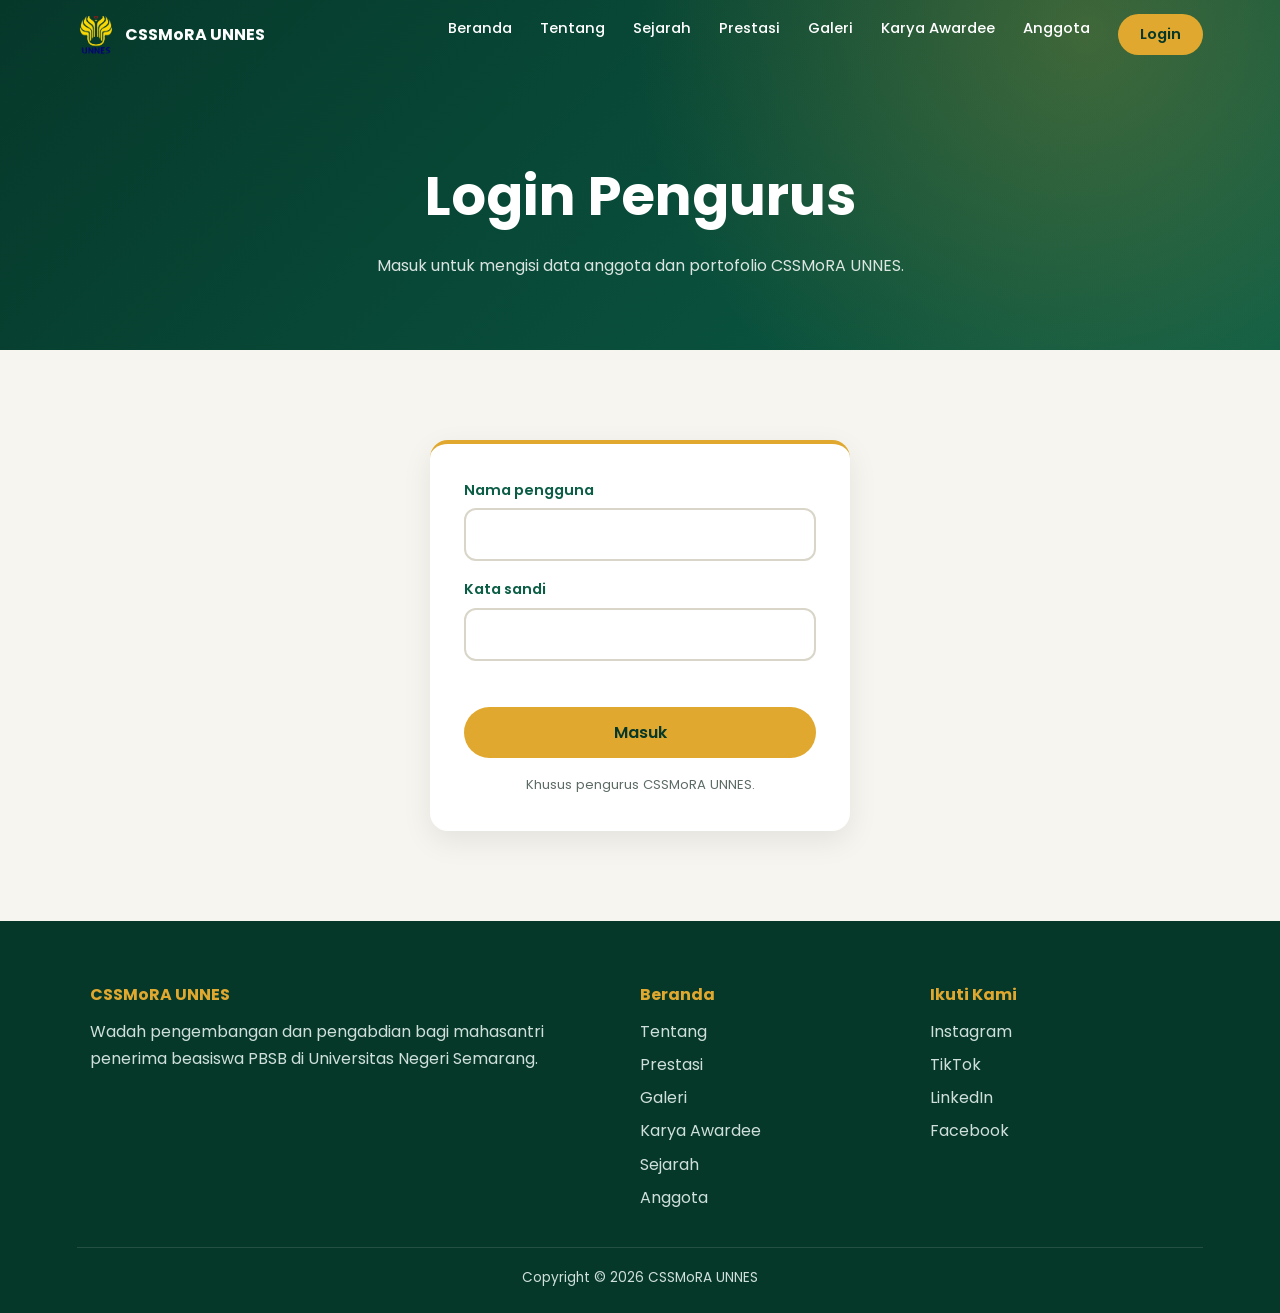
<file: admin.html>
<!doctype html>
<html lang="id">
  <head>
    <meta charset="UTF-8" />
    <meta name="theme-color" content="#06382a" />
    <meta name="viewport" content="width=device-width, initial-scale=1" />
    <title>Dasbor Pengurus — CSSMoRA UNNES</title>
    <link
      href="https://fonts.googleapis.com/css2?family=Poppins:wght@400;500;600;700;800&family=Playfair+Display:ital,wght@1,500&display=swap"
      rel="stylesheet"
    />
    <link rel="stylesheet" href="style.css" />
    <meta name="robots" content="noindex" />
    <script>
      if (sessionStorage.getItem("css_login") !== "1")
        location.replace("login.html");
    </script>
  </head>
  <body>
    <header id="nav">
      <a href="index.html" class="logo"
        ><img src="foto/logo.png" alt="Logo CSSMoRA UNNES" /> CSSMoRA UNNES</a
      >
      <button class="burger" id="burger" aria-label="Menu">☰</button>
      <nav id="menu">
        <ul>
          <li><a href="index.html">Beranda</a></li>
          <li><a href="index.html#about">Tentang</a></li>
          <li><a href="sejarah.html">Sejarah</a></li>
          <li><a href="prestasi.html">Prestasi</a></li>
          <li><a href="galeri.html">Galeri</a></li>
          <li><a href="karya.html">Karya Awardee</a></li>
          <li><a href="anggota.html">Anggota</a></li>
          <li><a href="login.html" class="nav-login">Login</a></li>
        </ul>
      </nav>
    </header>
    <section class="sub">
      <h1>Dasbor Pengurus</h1>
      <p>
        Isi data anggota, prestasi, dan karya. Hasilnya diunduh lalu dipasang di
        situs.
      </p>
    </section>
    <section>
      <div class="container">
        <div class="adm-bar">
          <span class="adm-status" id="adm-status"></span>
          <span class="adm-aksi">
            <button class="btn" id="btn-unduh-semua" type="button">
              Unduh data untuk situs
            </button>
            <button class="btn-k" id="btn-keluar" type="button">Keluar</button>
          </span>
        </div>
        <div class="filters" id="adm-tabs">
          <button class="tab on" data-tab="anggota" type="button">
            Anggota
          </button>
          <button class="tab" data-tab="prestasi" type="button">
            Prestasi
          </button>
          <button class="tab" data-tab="karya" type="button">Karya</button>
          <button class="tab" data-tab="galeri" type="button">Galeri</button>
        </div>
        <div class="adm-grid">
          <div class="adm-panel">
            <h3 id="adm-judul-form"></h3>
            <form id="adm-form" autocomplete="off"></form>
          </div>
          <div class="adm-panel">
            <h3>Daftar <span id="adm-jml"></span></h3>
            <div id="adm-list" class="adm-list"></div>
          </div>
        </div>
        <div class="adm-info">
          <h3>Cara menayangkan data di situs</h3>
          <ol>
            <li>
              Isi form lalu klik <b>Simpan</b>. Data tersimpan di peramban ini
              saja (belum tampil di situs).
            </li>
            <li>
              Klik <b>Unduh data untuk situs</b>. Akan terunduh
              <code>data-anggota.js</code>, <code>data-prestasi.js</code>,
              <code>data-karya.js</code>, dan <code>data-galeri.js</code>.
            </li>
            <li>
              Ganti file-file tersebut di folder situs, lalu unggah ulang ke
              hosting. Halaman Anggota, Prestasi, Galeri, dan Karya langsung
              memakai data baru.
            </li>
          </ol>
          <p class="adm-cat">
            Catatan: data hanya ada di peramban ini sampai diunduh. Jika
            berganti perangkat, unduh dulu atau gunakan satu perangkat yang
            sama. Tombol Login bukan pengamanan sungguhan karena situs ini tidak
            punya server.
          </p>
          <p>
            <button class="btn-k" id="btn-unduh-anggota" type="button">
              Unduh data-anggota.js
            </button>
            <button class="btn-k" id="btn-unduh-prestasi" type="button">
              Unduh data-prestasi.js
            </button>
            <button class="btn-k" id="btn-unduh-karya" type="button">
              Unduh data-karya.js
            </button>
            <button class="btn-k" id="btn-unduh-galeri" type="button">
              Unduh data-galeri.js
            </button>
            <button class="btn-k merah" id="btn-reset" type="button">
              Kembalikan ke data situs
            </button>
          </p>
        </div>
      </div>
    </section>
    <datalist id="dl-nama"></datalist>
    <div class="toast" id="toast" role="status"></div>
    <footer>
      <div class="foot">
        <div>
          <h4>CSSMoRA UNNES</h4>
          <p>
            Wadah pengembangan dan pengabdian bagi mahasantri penerima beasiswa
            PBSB di Universitas Negeri Semarang.
          </p>
        </div>
        <div>
          <h4>Beranda</h4>
          <ul>
            <li><a href="index.html#about">Tentang</a></li>
            <li><a href="prestasi.html">Prestasi</a></li>
            <li><a href="galeri.html">Galeri</a></li>
            <li><a href="karya.html">Karya Awardee</a></li>
            <li><a href="sejarah.html">Sejarah</a></li>
            <li></li>
            <a href="anggota.html">Anggota</a>
          </ul>
        </div>
        <div>
          <h4>Ikuti Kami</h4>
          <ul>
            <li><a href="#">Instagram</a></li>
            <li><a href="#">TikTok</a></li>
            <li><a href="#">LinkedIn</a></li>
            <li><a href="#">Facebook</a></li>
          </ul>
        </div>
      </div>
      <div class="copy">Copyright © 2026 CSSMoRA UNNES</div>
    </footer>
    <script src="data-anggota.js"></script>
    <script src="data-prestasi.js"></script>
    <script src="data-karya.js"></script>
    <script src="data-galeri.js"></script>
    <script src="script.js"></script>
    <script src="admin.js"></script>
  </body>
</html>
</file>
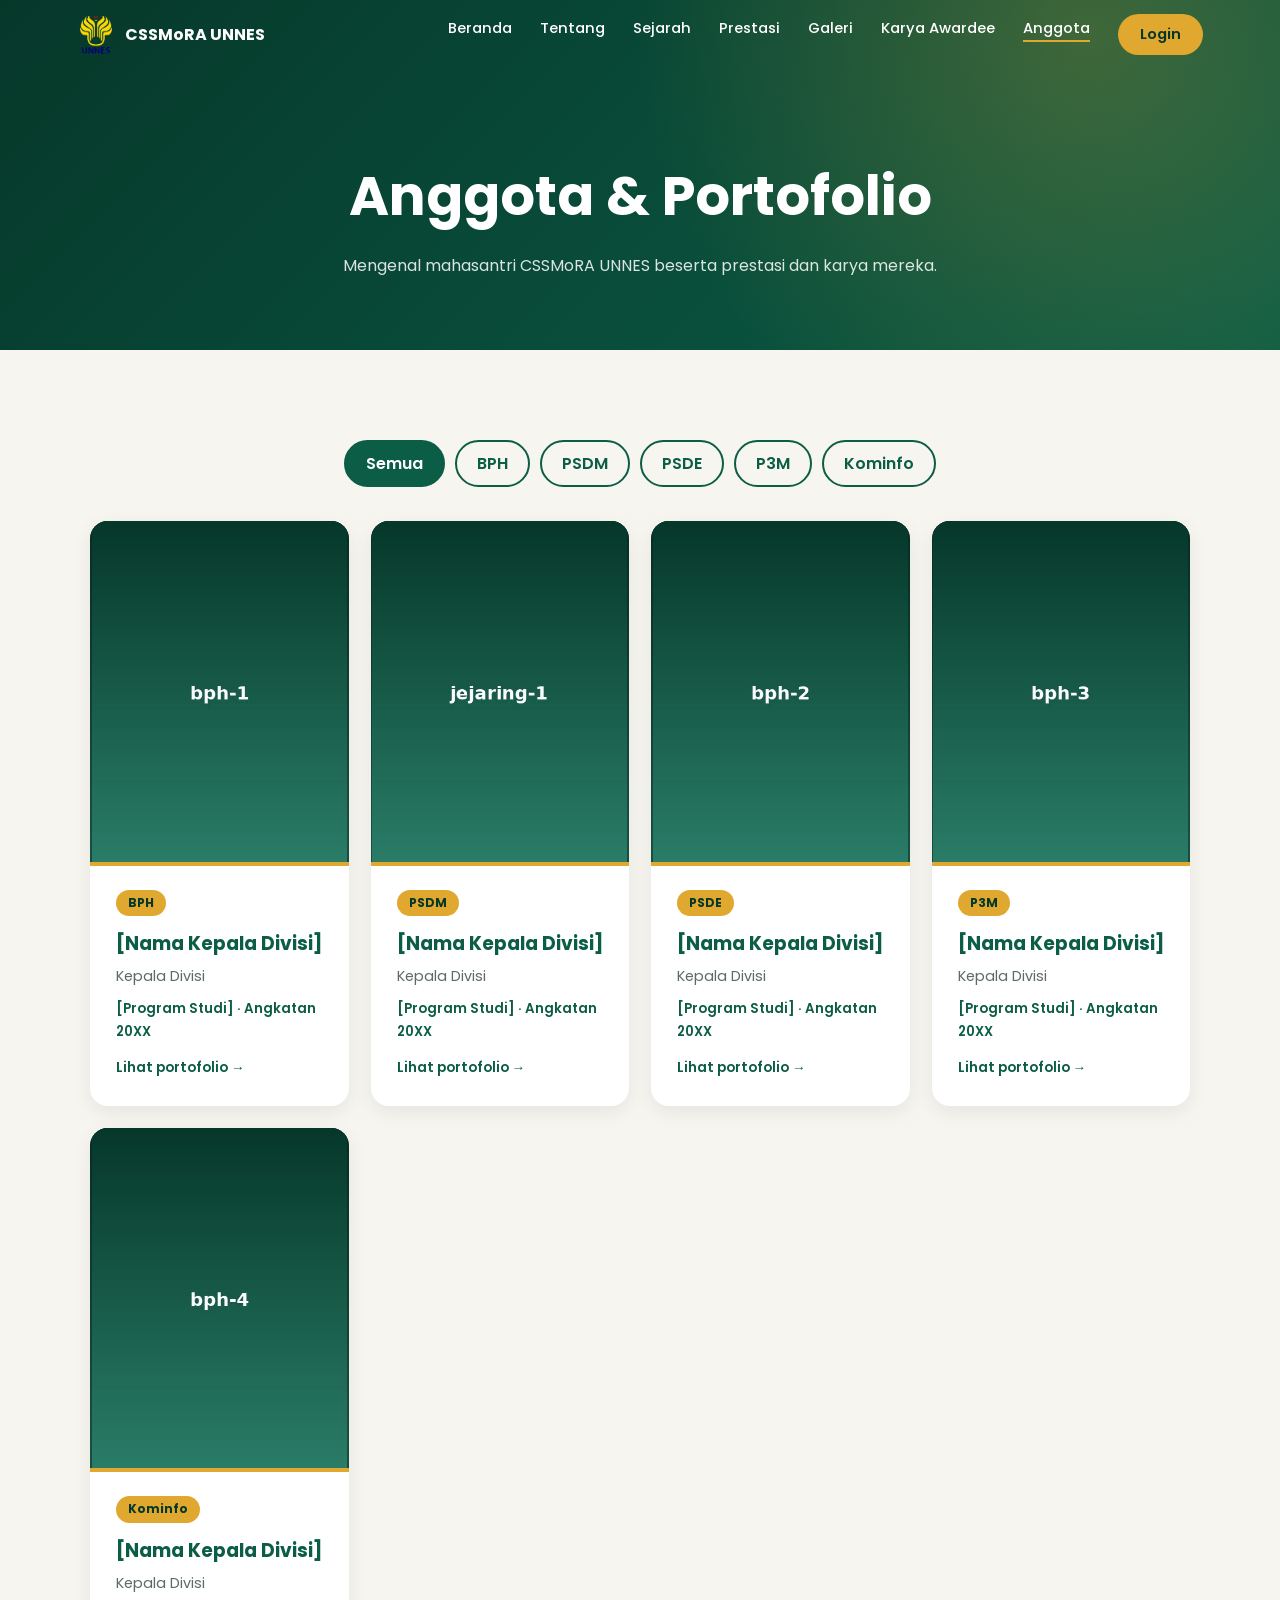
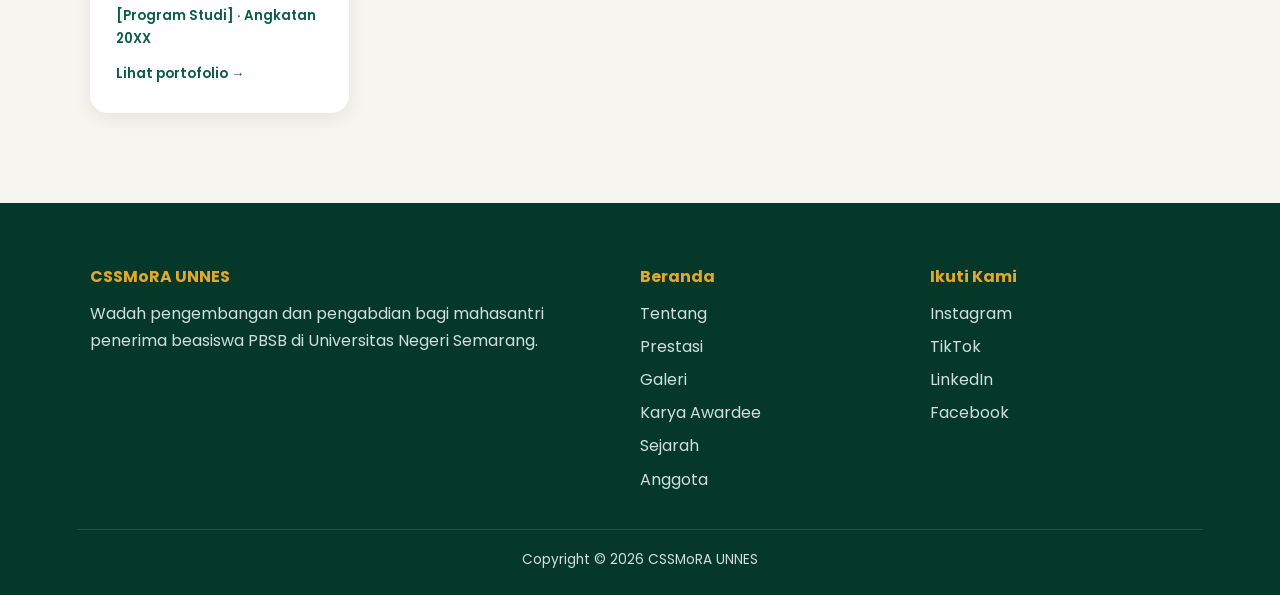
<file: anggota.html>
<!doctype html>
<html lang="id">
  <head>
    <meta charset="UTF-8" />
    <meta name="theme-color" content="#06382a" />
    <meta name="viewport" content="width=device-width, initial-scale=1" />
    <title>Anggota & Portofolio — CSSMoRA UNNES</title>
    <link
      href="https://fonts.googleapis.com/css2?family=Poppins:wght@400;500;600;700;800&family=Playfair+Display:ital,wght@1,500&display=swap"
      rel="stylesheet"
    />
    <link rel="stylesheet" href="style.css" />
  </head>
  <body>
    <header id="nav">
      <a href="index.html" class="logo"
        ><img src="foto/logo.png" alt="Logo CSSMoRA UNNES" /> CSSMoRA UNNES</a
      >
      <button class="burger" id="burger" aria-label="Menu">☰</button>
      <nav id="menu">
        <ul>
          <li><a href="index.html">Beranda</a></li>
          <li><a href="index.html#about">Tentang</a></li>
          <li><a href="sejarah.html">Sejarah</a></li>
          <li><a href="prestasi.html">Prestasi</a></li>
          <li><a href="galeri.html">Galeri</a></li>
          <li><a href="karya.html">Karya Awardee</a></li>
          <li><a href="anggota.html">Anggota</a></li>
          <li><a href="login.html" class="nav-login">Login</a></li>
        </ul>
      </nav>
    </header>
    <section class="sub">
      <h1>Anggota &amp; Portofolio</h1>
      <p>
        Mengenal mahasantri CSSMoRA UNNES beserta prestasi dan karya mereka.
      </p>
    </section>
    <section>
      <div class="container">
        <div class="filters rv" id="filter-anggota">
          <button class="flt on" data-f="all">Semua</button>
        </div>
        <div class="cards cards-anggota" id="daftar-anggota"></div>
      </div>
    </section>
    <footer>
      <div class="foot">
        <div>
          <h4>CSSMoRA UNNES</h4>
          <p>
            Wadah pengembangan dan pengabdian bagi mahasantri penerima beasiswa
            PBSB di Universitas Negeri Semarang.
          </p>
        </div>
        <div>
          <h4>Beranda</h4>
          <ul>
            <li><a href="index.html#about">Tentang</a></li>
            <li><a href="prestasi.html">Prestasi</a></li>
            <li><a href="galeri.html">Galeri</a></li>
            <li><a href="karya.html">Karya Awardee</a></li>
            <li><a href="sejarah.html">Sejarah</a></li>
            <li></li>
            <a href="anggota.html">Anggota</a>
          </ul>
        </div>
        <div>
          <h4>Ikuti Kami</h4>
          <ul>
            <li><a href="#">Instagram</a></li>
            <li><a href="#">TikTok</a></li>
            <li><a href="#">LinkedIn</a></li>
            <li><a href="#">Facebook</a></li>
          </ul>
        </div>
      </div>
      <div class="copy">Copyright © 2026 CSSMoRA UNNES</div>
    </footer>
    <div
      class="mdl"
      id="mdl-a"
      role="dialog"
      aria-modal="true"
      aria-label="Profil anggota"
    >
      <div class="mdl-box">
        <button class="mdl-x" aria-label="Tutup">✕</button>
        <div class="mdl-c"></div>
      </div>
    </div>
    <script src="data-anggota.js"></script>
    <script src="data-prestasi.js"></script>
    <script src="data-karya.js"></script>
    <script src="script.js"></script>
  </body>
</html>
</file>
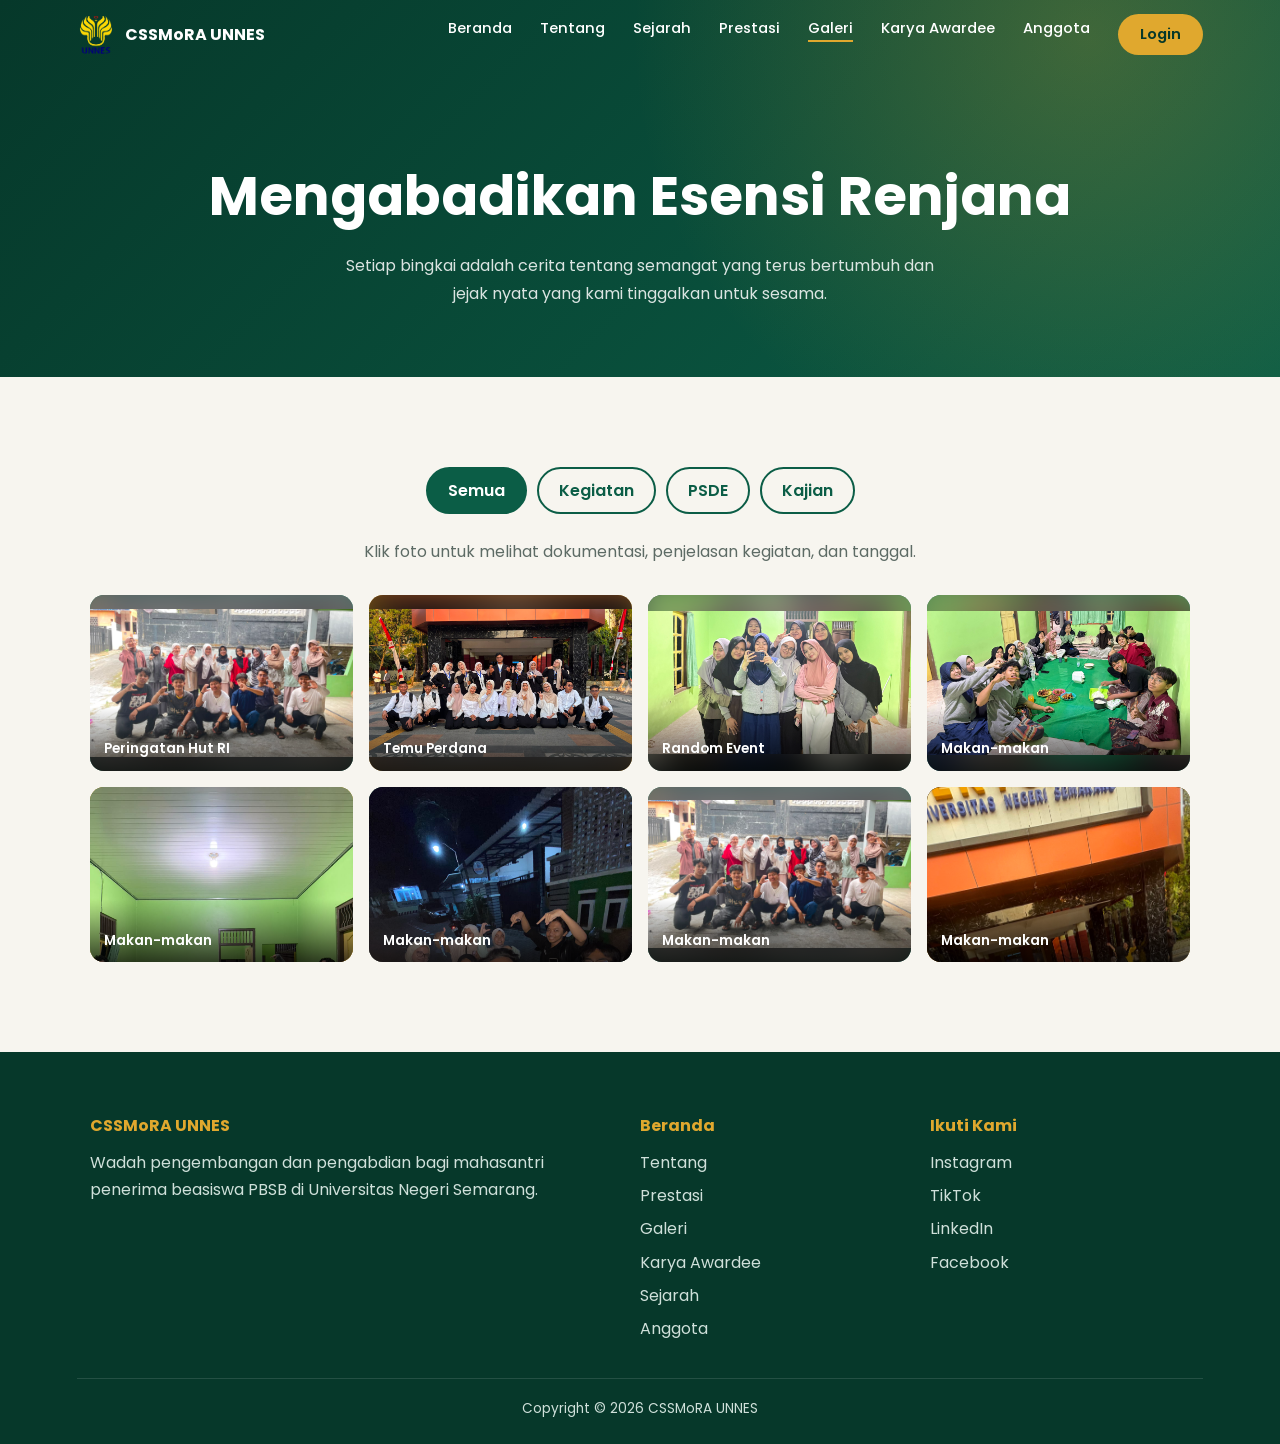
<file: galeri.html>
<!doctype html>
<html lang="id">
  <head>
    <meta charset="UTF-8" />
    <meta name="theme-color" content="#06382a" />
    <meta name="viewport" content="width=device-width, initial-scale=1" />
    <title>Mengabadikan Esensi Renjana — CSSMoRA UNNES</title>
    <link
      href="https://fonts.googleapis.com/css2?family=Poppins:wght@400;500;600;700;800&family=Playfair+Display:ital,wght@1,500&display=swap"
      rel="stylesheet"
    />
    <link rel="stylesheet" href="style.css" />
  </head>
  <body>
    <header id="nav">
      <a href="index.html" class="logo"
        ><img src="foto/logo.png" alt="Logo CSSMoRA UNNES" /> CSSMoRA UNNES</a
      >
      <button class="burger" id="burger" aria-label="Menu">☰</button>
      <nav id="menu">
        <ul>
          <li><a href="index.html">Beranda</a></li>
          <li><a href="index.html#about">Tentang</a></li>
          <li><a href="sejarah.html">Sejarah</a></li>
          <li><a href="prestasi.html">Prestasi</a></li>
          <li><a href="galeri.html">Galeri</a></li>
          <li><a href="karya.html">Karya Awardee</a></li>
          <li><a href="anggota.html">Anggota</a></li>
          <li><a href="login.html" class="nav-login">Login</a></li>
        </ul>
      </nav>
    </header>
    <section class="sub">
      <h1>Mengabadikan Esensi Renjana</h1>
      <p>
        Setiap bingkai adalah cerita tentang semangat yang terus bertumbuh dan
        jejak nyata yang kami tinggalkan untuk sesama.
      </p>
    </section>
    <section>
      <div class="container">
        <div class="filters rv" id="filter-galeri">
          <button class="flt on" data-f="all">Semua</button
          ><button class="flt" data-f="Kegiatan">Kegiatan</button
          ><button class="flt" data-f="PSDE">PSDE</button
          ><button class="flt" data-f="Kajian">Kajian</button>
        </div>
        <p class="center rv" style="margin: -10px 0 26px; color: var(--muted)">
          Klik foto untuk melihat dokumentasi, penjelasan kegiatan, dan tanggal.
        </p>
        <div class="gal" id="daftar-galeri"></div>
      </div>
    </section>
    <div
      class="mdl"
      id="mdl-g"
      role="dialog"
      aria-modal="true"
      aria-label="Detail kegiatan galeri"
    >
      <div class="mdl-box">
        <button class="mdl-x" aria-label="Tutup">✕</button>
        <div class="mdl-c"></div>
      </div>
    </div>
    <div class="lb" id="lb"><div></div></div>
    <footer>
      <div class="foot">
        <div>
          <h4>CSSMoRA UNNES</h4>
          <p>
            Wadah pengembangan dan pengabdian bagi mahasantri penerima beasiswa
            PBSB di Universitas Negeri Semarang.
          </p>
        </div>
        <div>
          <h4>Beranda</h4>
          <ul>
            <li><a href="index.html#about">Tentang</a></li>
            <li><a href="prestasi.html">Prestasi</a></li>
            <li><a href="galeri.html">Galeri</a></li>
            <li><a href="karya.html">Karya Awardee</a></li>
            <li><a href="sejarah.html">Sejarah</a></li>
            <li></li>
            <a href="anggota.html">Anggota</a>
          </ul>
        </div>
        <div>
          <h4>Ikuti Kami</h4>
          <ul>
            <li><a href="#">Instagram</a></li>
            <li><a href="#">TikTok</a></li>
            <li><a href="#">LinkedIn</a></li>
            <li><a href="#">Facebook</a></li>
          </ul>
        </div>
      </div>
      <div class="copy">Copyright © 2026 CSSMoRA UNNES</div>
    </footer>
    <script src="data-galeri.js"></script>
    <script src="script.js"></script>
  </body>
</html>
</file>
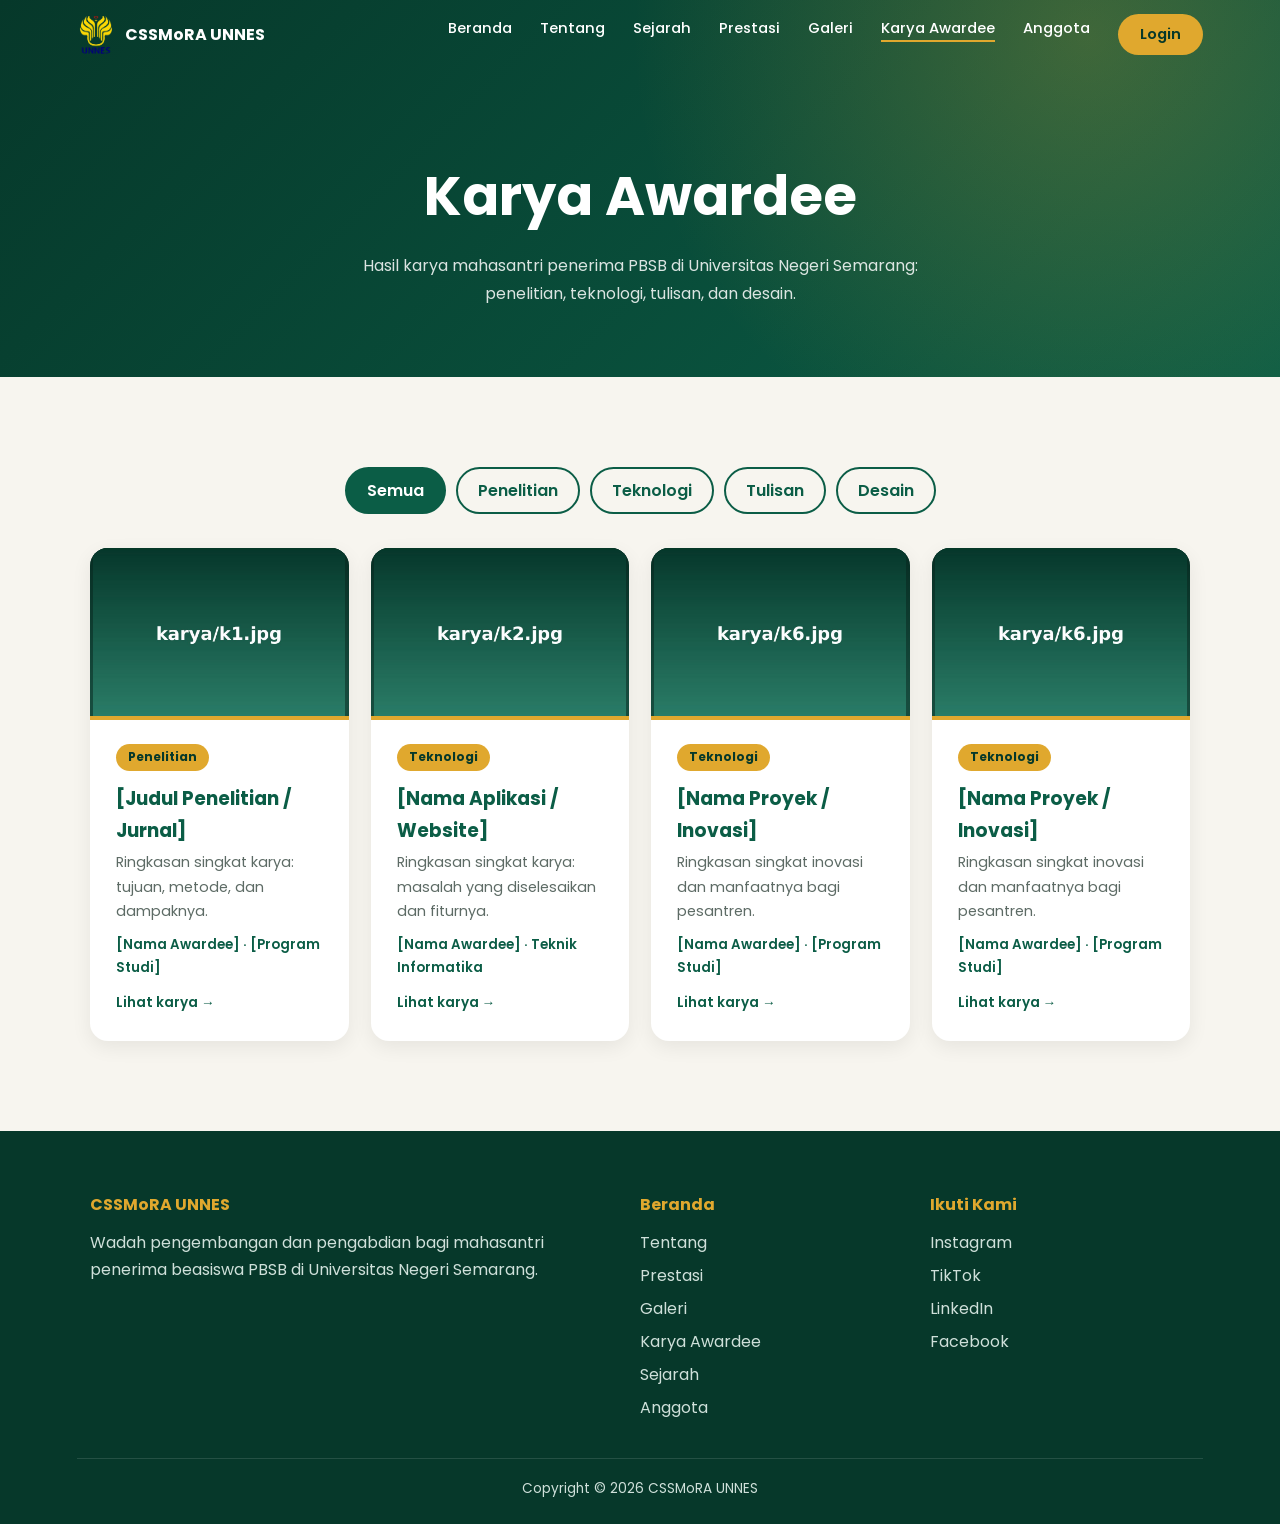
<file: karya.html>
<!doctype html>
<html lang="id">
  <head>
    <meta charset="UTF-8" />
    <meta name="theme-color" content="#06382a" />
    <meta name="viewport" content="width=device-width, initial-scale=1" />
    <title>Karya Awardee — CSSMoRA UNNES</title>
    <link
      href="https://fonts.googleapis.com/css2?family=Poppins:wght@400;500;600;700;800&family=Playfair+Display:ital,wght@1,500&display=swap"
      rel="stylesheet"
    />
    <link rel="stylesheet" href="style.css" />
  </head>
  <body>
    <header id="nav">
      <a href="index.html" class="logo"
        ><img src="foto/logo.png" alt="Logo CSSMoRA UNNES" /> CSSMoRA UNNES</a
      >
      <button class="burger" id="burger" aria-label="Menu">☰</button>
      <nav id="menu">
        <ul>
          <li><a href="index.html">Beranda</a></li>
          <li><a href="index.html#about">Tentang</a></li>
          <li><a href="sejarah.html">Sejarah</a></li>
          <li><a href="prestasi.html">Prestasi</a></li>
          <li><a href="galeri.html">Galeri</a></li>
          <li><a href="karya.html">Karya Awardee</a></li>
          <li><a href="anggota.html">Anggota</a></li>
          <li><a href="login.html" class="nav-login">Login</a></li>
        </ul>
      </nav>
    </header>
    <section class="sub">
      <h1>Karya Awardee</h1>
      <p>
        Hasil karya mahasantri penerima PBSB di Universitas Negeri Semarang:
        penelitian, teknologi, tulisan, dan desain.
      </p>
    </section>
    <section>
      <div class="container">
        <div class="filters rv">
          <button class="flt on" data-f="all">Semua</button
          ><button class="flt" data-f="Penelitian">Penelitian</button
          ><button class="flt" data-f="Teknologi">Teknologi</button
          ><button class="flt" data-f="Tulisan">Tulisan</button
          ><button class="flt" data-f="Desain">Desain</button>
        </div>
        <div class="cards" id="daftar-karya"></div>
      </div>
    </section>

    <footer>
      <div class="foot">
        <div>
          <h4>CSSMoRA UNNES</h4>
          <p>
            Wadah pengembangan dan pengabdian bagi mahasantri penerima beasiswa
            PBSB di Universitas Negeri Semarang.
          </p>
        </div>
        <div>
          <h4>Beranda</h4>
          <ul>
            <li><a href="index.html#about">Tentang</a></li>
            <li><a href="prestasi.html">Prestasi</a></li>
            <li><a href="galeri.html">Galeri</a></li>
            <li><a href="karya.html">Karya Awardee</a></li>
            <li><a href="sejarah.html">Sejarah</a></li>
            <li></li>
            <a href="anggota.html">Anggota</a>
          </ul>
        </div>
        <div>
          <h4>Ikuti Kami</h4>
          <ul>
            <li><a href="#">Instagram</a></li>
            <li><a href="#">TikTok</a></li>
            <li><a href="#">LinkedIn</a></li>
            <li><a href="#">Facebook</a></li>
          </ul>
        </div>
      </div>
      <div class="copy">Copyright © 2026 CSSMoRA UNNES</div>
    </footer>
    <div
      class="mdl"
      id="mdl-k"
      role="dialog"
      aria-modal="true"
      aria-label="Detail karya"
    >
      <div class="mdl-box">
        <button class="mdl-x" aria-label="Tutup">✕</button>
        <div class="mdl-c"></div>
      </div>
    </div>
    <script src="data-karya.js"></script>
    <script src="script.js"></script>
  </body>
</html>
</file>
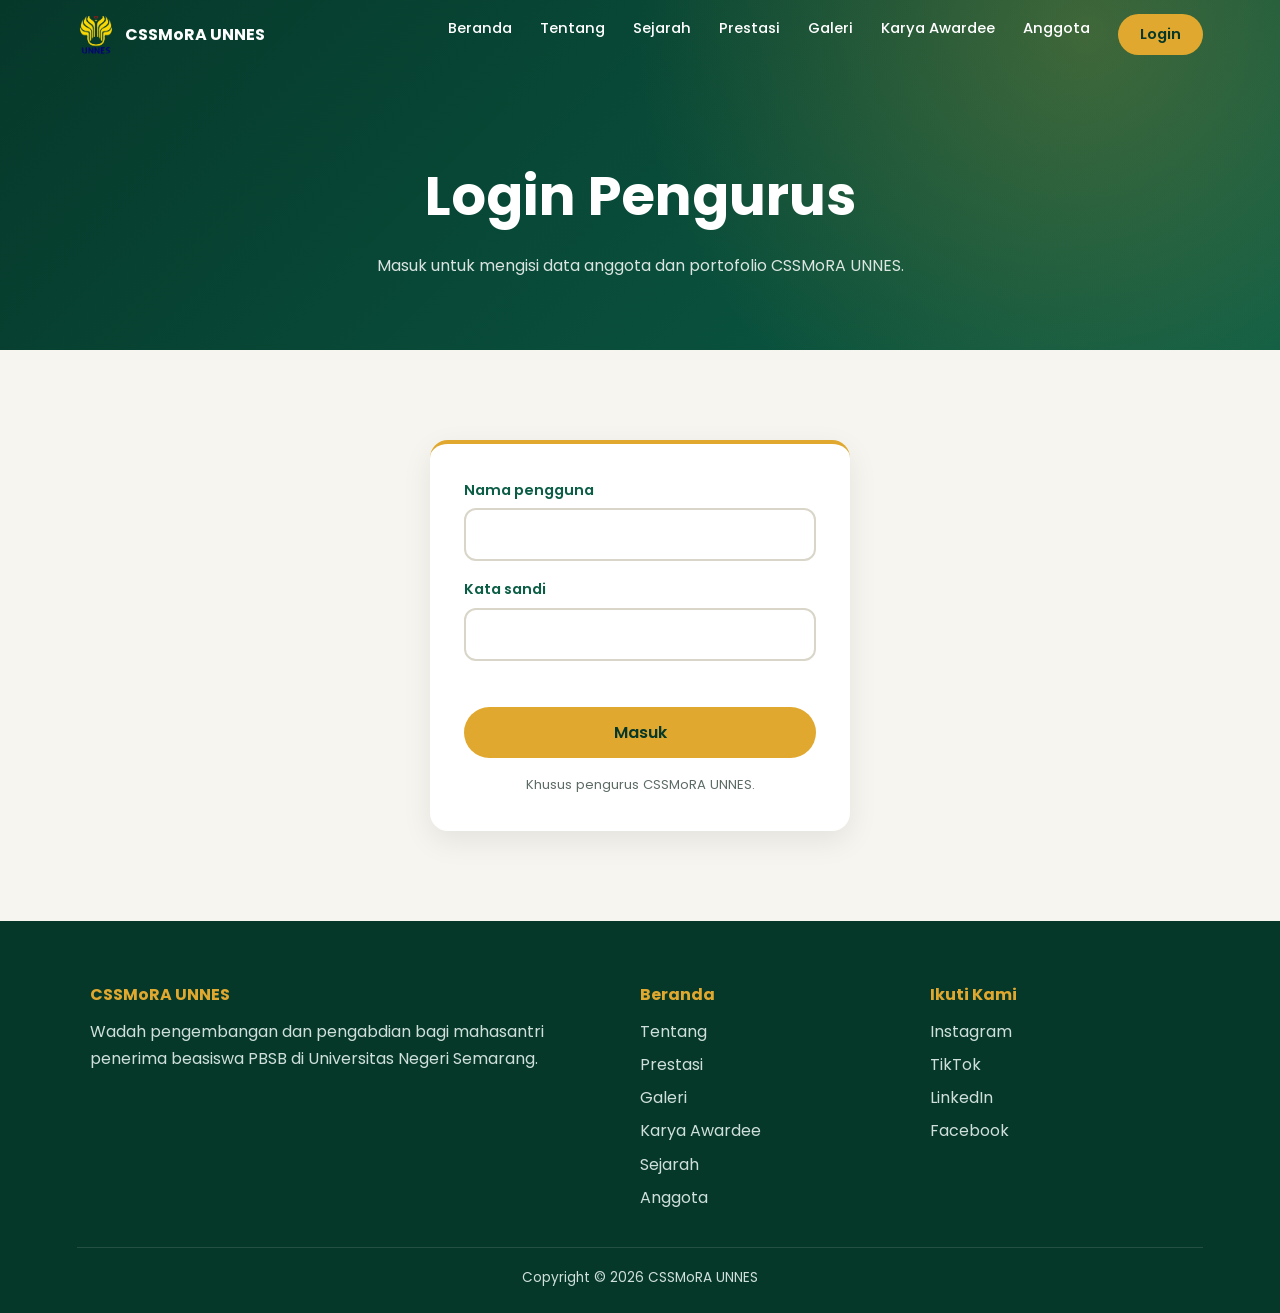
<file: login.html>
<!doctype html>
<html lang="id">
  <head>
    <meta charset="UTF-8" />
    <meta name="theme-color" content="#06382a" />
    <meta name="viewport" content="width=device-width, initial-scale=1" />
    <title>Login Pengurus — CSSMoRA UNNES</title>
    <link
      href="https://fonts.googleapis.com/css2?family=Poppins:wght@400;500;600;700;800&family=Playfair+Display:ital,wght@1,500&display=swap"
      rel="stylesheet"
    />
    <link rel="stylesheet" href="style.css" />
    <meta name="robots" content="noindex" />
  </head>
  <body>
    <header id="nav">
      <a href="index.html" class="logo"
        ><img src="foto/logo.png" alt="Logo CSSMoRA UNNES" /> CSSMoRA UNNES</a
      >
      <button class="burger" id="burger" aria-label="Menu">☰</button>
      <nav id="menu">
        <ul>
          <li><a href="index.html">Beranda</a></li>
          <li><a href="index.html#about">Tentang</a></li>
          <li><a href="sejarah.html">Sejarah</a></li>
          <li><a href="prestasi.html">Prestasi</a></li>
          <li><a href="galeri.html">Galeri</a></li>
          <li><a href="karya.html">Karya Awardee</a></li>
          <li><a href="anggota.html">Anggota</a></li>
          <li><a href="login.html" class="nav-login">Login</a></li>
        </ul>
      </nav>
    </header>
    <section class="sub">
      <h1>Login Pengurus</h1>
      <p>Masuk untuk mengisi data anggota dan portofolio CSSMoRA UNNES.</p>
    </section>
    <section>
      <div class="container">
        <div class="login-box rv">
          <form id="form-login" autocomplete="off">
            <div class="fld">
              <label for="u">Nama pengguna</label
              ><input
                id="u"
                type="text"
                autocomplete="off"
                readonly
                onfocus="this.removeAttribute('readonly')"
                required
              />
            </div>
            <div class="fld">
              <label for="s">Kata sandi</label
              ><input
                id="s"
                type="password"
                autocomplete="new-password"
                readonly
                onfocus="this.removeAttribute('readonly')"
                required
              />
            </div>
            <p class="pesan" id="login-pesan" role="alert"></p>
            <button class="btn" type="submit">Masuk</button>
          </form>
          <p class="catatan">Khusus pengurus CSSMoRA UNNES.</p>
        </div>
      </div>
    </section>
    <footer>
      <div class="foot">
        <div>
          <h4>CSSMoRA UNNES</h4>
          <p>
            Wadah pengembangan dan pengabdian bagi mahasantri penerima beasiswa
            PBSB di Universitas Negeri Semarang.
          </p>
        </div>
        <div>
          <h4>Beranda</h4>
          <ul>
            <li><a href="index.html#about">Tentang</a></li>
            <li><a href="prestasi.html">Prestasi</a></li>
            <li><a href="galeri.html">Galeri</a></li>
            <li><a href="karya.html">Karya Awardee</a></li>
            <li><a href="sejarah.html">Sejarah</a></li>
            <li></li>
            <a href="anggota.html">Anggota</a>
          </ul>
        </div>
        <div>
          <h4>Ikuti Kami</h4>
          <ul>
            <li><a href="#">Instagram</a></li>
            <li><a href="#">TikTok</a></li>
            <li><a href="#">LinkedIn</a></li>
            <li><a href="#">Facebook</a></li>
          </ul>
        </div>
      </div>
      <div class="copy">Copyright © 2026 CSSMoRA UNNES</div>
    </footer>
    <script src="config-admin.js"></script>
    <script src="script.js"></script>
    <script>
      if (sessionStorage.getItem("css_login") === "1") {
        location.replace("admin.html");
      }

      document
        .getElementById("form-login")
        .addEventListener("submit", function (e) {
          e.preventDefault();
          const pengguna = document.getElementById("u").value.trim();
          const sandi = document.getElementById("s").value;
          const pesan = document.getElementById("login-pesan");

          if (pengguna === ADMIN.pengguna && sandi === ADMIN.sandi) {
            sessionStorage.setItem("css_login", "1");
            location.href = "admin.html";
          } else {
            pesan.textContent = "Nama pengguna atau kata sandi salah.";
          }
        });
    </script>
  </body>
</html>
</file>
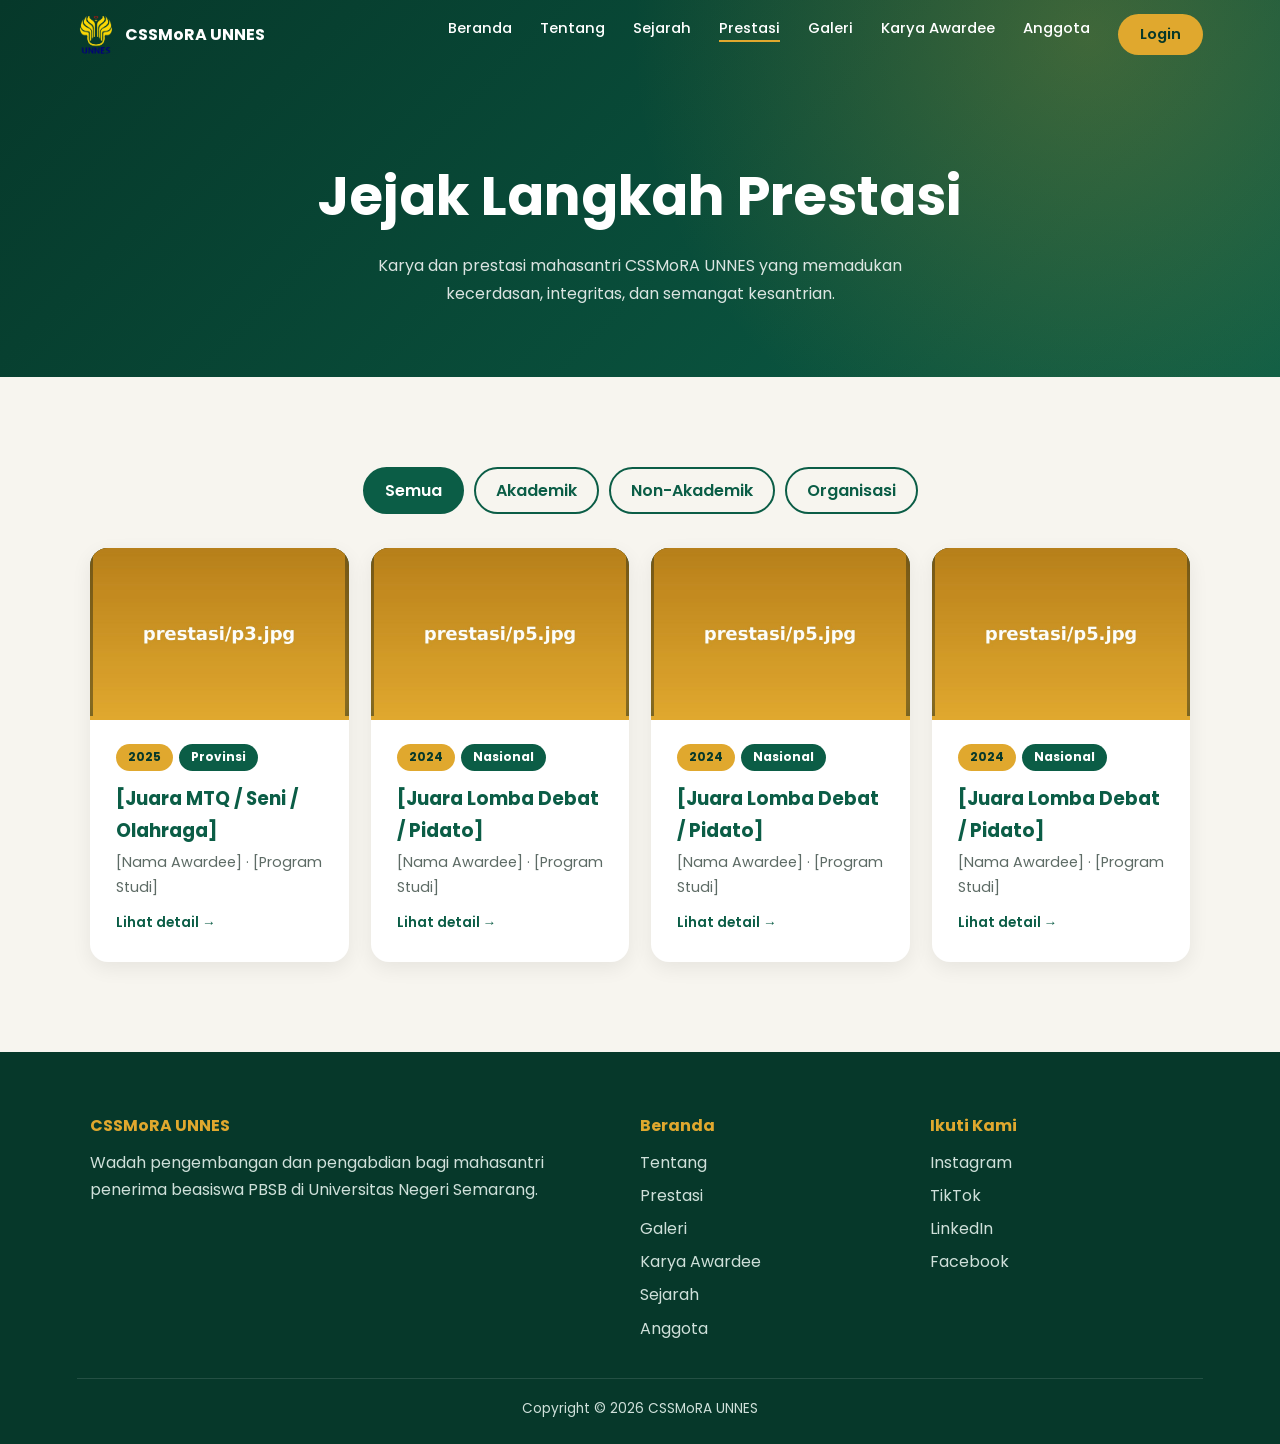
<file: prestasi.html>
<!doctype html>
<html lang="id">
  <head>
    <meta charset="UTF-8" />
    <meta name="theme-color" content="#06382a" />
    <meta name="viewport" content="width=device-width, initial-scale=1" />
    <title>Jejak Langkah Prestasi — CSSMoRA UNNES</title>
    <link
      href="https://fonts.googleapis.com/css2?family=Poppins:wght@400;500;600;700;800&family=Playfair+Display:ital,wght@1,500&display=swap"
      rel="stylesheet"
    />
    <link rel="stylesheet" href="style.css" />
  </head>
  <body>
    <header id="nav">
      <a href="index.html" class="logo"
        ><img src="foto/logo.png" alt="Logo CSSMoRA UNNES" /> CSSMoRA UNNES</a
      >
      <button class="burger" id="burger" aria-label="Menu">☰</button>
      <nav id="menu">
        <ul>
          <li><a href="index.html">Beranda</a></li>
          <li><a href="index.html#about">Tentang</a></li>
          <li><a href="sejarah.html">Sejarah</a></li>
          <li><a href="prestasi.html">Prestasi</a></li>
          <li><a href="galeri.html">Galeri</a></li>
          <li><a href="karya.html">Karya Awardee</a></li>
          <li><a href="anggota.html">Anggota</a></li>
          <li><a href="login.html" class="nav-login">Login</a></li>
        </ul>
      </nav>
    </header>
    <section class="sub">
      <h1>Jejak Langkah Prestasi</h1>
      <p>
        Karya dan prestasi mahasantri CSSMoRA UNNES yang memadukan kecerdasan,
        integritas, dan semangat kesantrian.
      </p>
    </section>
    <section>
      <div class="container">
        <div class="filters rv">
          <button class="flt on" data-f="all">Semua</button
          ><button class="flt" data-f="Akademik">Akademik</button
          ><button class="flt" data-f="Non-Akademik">Non-Akademik</button
          ><button class="flt" data-f="Organisasi">Organisasi</button>
        </div>
        <div class="cards" id="daftar-prestasi"></div>
      </div>
    </section>

    <footer>
      <div class="foot">
        <div>
          <h4>CSSMoRA UNNES</h4>
          <p>
            Wadah pengembangan dan pengabdian bagi mahasantri penerima beasiswa
            PBSB di Universitas Negeri Semarang.
          </p>
        </div>
        <div>
          <h4>Beranda</h4>
          <ul>
            <li><a href="index.html#about">Tentang</a></li>
            <li><a href="prestasi.html">Prestasi</a></li>
            <li><a href="galeri.html">Galeri</a></li>
            <li><a href="karya.html">Karya Awardee</a></li>
            <li><a href="sejarah.html">Sejarah</a></li>
            <li></li>
            <a href="anggota.html">Anggota</a>
          </ul>
        </div>
        <div>
          <h4>Ikuti Kami</h4>
          <ul>
            <li><a href="#">Instagram</a></li>
            <li><a href="#">TikTok</a></li>
            <li><a href="#">LinkedIn</a></li>
            <li><a href="#">Facebook</a></li>
          </ul>
        </div>
      </div>
      <div class="copy">Copyright © 2026 CSSMoRA UNNES</div>
    </footer>
    <div
      class="mdl"
      id="mdl-p"
      role="dialog"
      aria-modal="true"
      aria-label="Detail prestasi"
    >
      <div class="mdl-box">
        <button class="mdl-x" aria-label="Tutup">✕</button>
        <div class="mdl-c"></div>
      </div>
    </div>
    <script src="data-prestasi.js"></script>
    <script src="script.js"></script>
  </body>
</html>
</file>
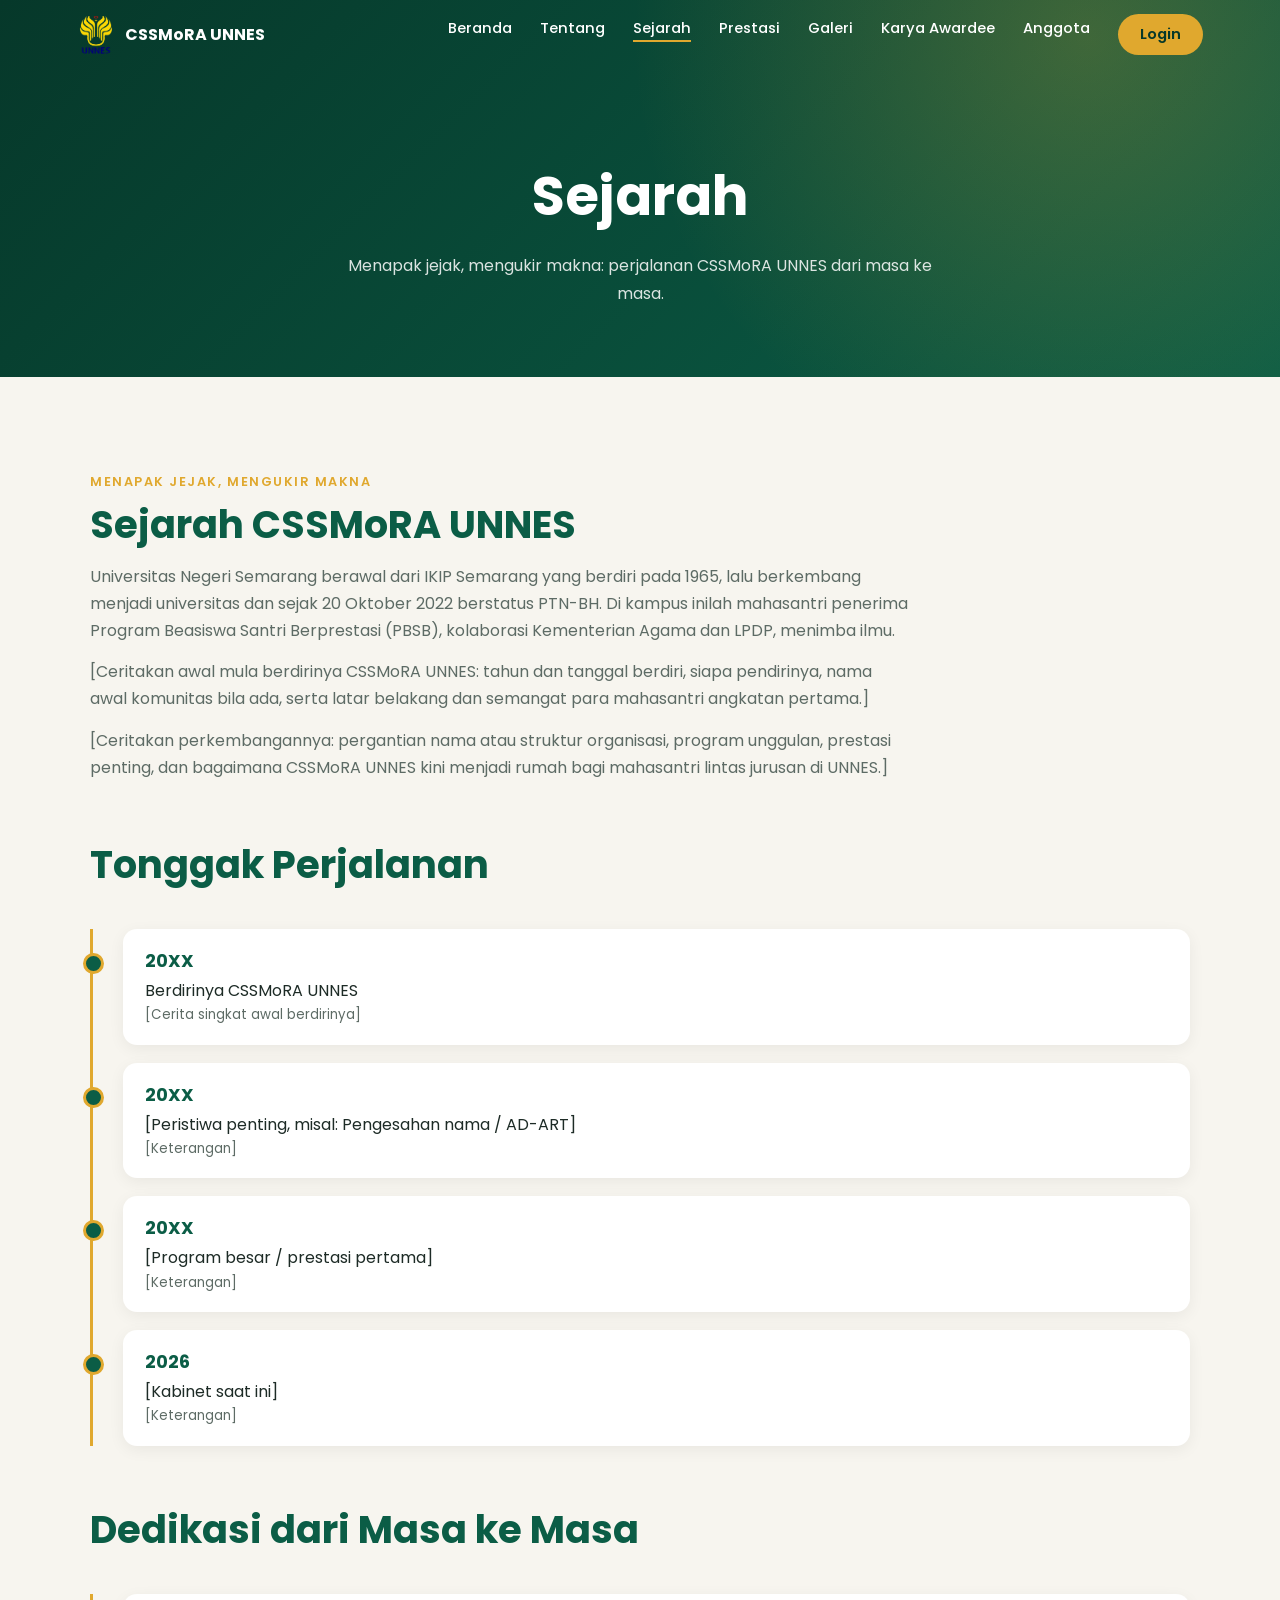
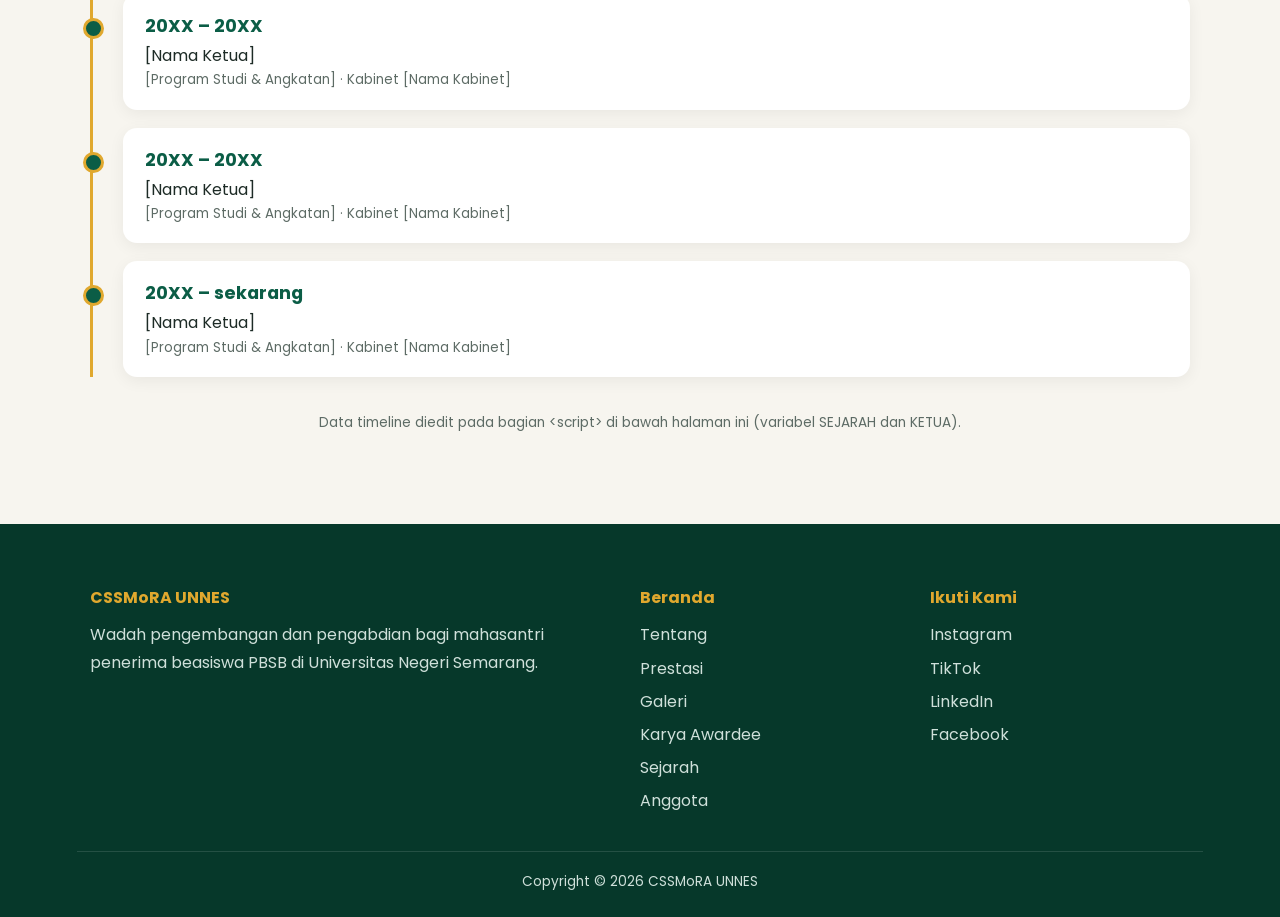
<file: sejarah.html>
<!doctype html>
<html lang="id">
  <head>
    <meta charset="UTF-8" />
    <meta name="theme-color" content="#06382a" />
    <meta name="viewport" content="width=device-width, initial-scale=1" />
    <title>Sejarah — CSSMoRA UNNES</title>
    <link
      href="https://fonts.googleapis.com/css2?family=Poppins:wght@400;500;600;700;800&family=Playfair+Display:ital,wght@1,500&display=swap"
      rel="stylesheet"
    />
    <link rel="stylesheet" href="style.css" />
  </head>
  <body>
    <header id="nav">
      <a href="index.html" class="logo"
        ><img src="foto/logo.png" alt="Logo CSSMoRA UNNES" /> CSSMoRA UNNES</a
      >
      <button class="burger" id="burger" aria-label="Menu">☰</button>
      <nav id="menu">
        <ul>
          <li><a href="index.html">Beranda</a></li>
          <li><a href="index.html#about">Tentang</a></li>
          <li><a href="sejarah.html">Sejarah</a></li>
          <li><a href="prestasi.html">Prestasi</a></li>
          <li><a href="galeri.html">Galeri</a></li>
          <li><a href="karya.html">Karya Awardee</a></li>
          <li><a href="anggota.html">Anggota</a></li>
          <li><a href="login.html" class="nav-login">Login</a></li>
        </ul>
      </nav>
    </header>
    <section class="sub">
      <h1>Sejarah</h1>
      <p>
        Menapak jejak, mengukir makna: perjalanan CSSMoRA UNNES dari masa ke
        masa.
      </p>
    </section>
    <section>
      <div class="container">
        <span class="tag rv">Menapak Jejak, Mengukir Makna</span>
        <h2 class="rv">Sejarah CSSMoRA UNNES</h2>
        <div class="about rv" style="max-width: 820px">
          <p>
            Universitas Negeri Semarang berawal dari IKIP Semarang yang berdiri
            pada 1965, lalu berkembang menjadi universitas dan sejak 20 Oktober
            2022 berstatus PTN-BH. Di kampus inilah mahasantri penerima Program
            Beasiswa Santri Berprestasi (PBSB), kolaborasi Kementerian Agama dan
            LPDP, menimba ilmu.
          </p>
          <p>
            [Ceritakan awal mula berdirinya CSSMoRA UNNES: tahun dan tanggal
            berdiri, siapa pendirinya, nama awal komunitas bila ada, serta latar
            belakang dan semangat para mahasantri angkatan pertama.]
          </p>
          <p>
            [Ceritakan perkembangannya: pergantian nama atau struktur
            organisasi, program unggulan, prestasi penting, dan bagaimana
            CSSMoRA UNNES kini menjadi rumah bagi mahasantri lintas jurusan di
            UNNES.]
          </p>
        </div>
        <h2 class="rv" style="margin-top: 60px">Tonggak Perjalanan</h2>
        <div class="timeline" id="tl-org"></div>
        <h2 class="rv" style="margin-top: 60px">Dedikasi dari Masa ke Masa</h2>
        <div class="timeline" id="tl-ketua"></div>
        <p class="center rv" style="color: var(--muted); font-size: 0.85rem">
          Data timeline diedit pada bagian &lt;script&gt; di bawah halaman ini
          (variabel SEJARAH dan KETUA).
        </p>
      </div>
    </section>
    <footer>
      <div class="foot">
        <div>
          <h4>CSSMoRA UNNES</h4>
          <p>
            Wadah pengembangan dan pengabdian bagi mahasantri penerima beasiswa
            PBSB di Universitas Negeri Semarang.
          </p>
        </div>
        <div>
          <h4>Beranda</h4>
          <ul>
            <li><a href="index.html#about">Tentang</a></li>
            <li><a href="prestasi.html">Prestasi</a></li>
            <li><a href="galeri.html">Galeri</a></li>
            <li><a href="karya.html">Karya Awardee</a></li>
            <li><a href="sejarah.html">Sejarah</a></li>
            <li></li>
            <a href="anggota.html">Anggota</a>
          </ul>
        </div>
        <div>
          <h4>Ikuti Kami</h4>
          <ul>
            <li><a href="#">Instagram</a></li>
            <li><a href="#">TikTok</a></li>
            <li><a href="#">LinkedIn</a></li>
            <li><a href="#">Facebook</a></li>
            
          </ul>
        </div>
      </div>
      <div class="copy">Copyright © 2026 CSSMoRA UNNES</div>
    </footer>
    <script>
      // ===== EDIT DATA SEJARAH DI SINI =====
      window.SEJARAH = [
        {
          tahun: "20XX",
          judul: "Berdirinya CSSMoRA UNNES",
          ket: "[Cerita singkat awal berdirinya]",
        },
        {
          tahun: "20XX",
          judul: "[Peristiwa penting, misal: Pengesahan nama / AD-ART]",
          ket: "[Keterangan]",
        },
        {
          tahun: "20XX",
          judul: "[Program besar / prestasi pertama]",
          ket: "[Keterangan]",
        },
        { tahun: "2026", judul: "[Kabinet saat ini]", ket: "[Keterangan]" },
      ];
      window.KETUA = [
        {
          tahun: "20XX – 20XX",
          judul: "[Nama Ketua]",
          ket: "[Program Studi & Angkatan] · Kabinet [Nama Kabinet]",
        },
        {
          tahun: "20XX – 20XX",
          judul: "[Nama Ketua]",
          ket: "[Program Studi & Angkatan] · Kabinet [Nama Kabinet]",
        },
        {
          tahun: "20XX – sekarang",
          judul: "[Nama Ketua]",
          ket: "[Program Studi & Angkatan] · Kabinet [Nama Kabinet]",
        },
      ];
    </script>
    <script src="script.js"></script>
  </body>
</html>
</file>
<file: style.css>
:root {
  --green: #0b5d46;
  --green-d: #06382a;
  --green-l: #13836a;
  --gold: #e0a82e;
  --gold-d: #b8801a;
  --bg: #f7f5ef;
  --soft: #fff;
  --text: #1d2b26;
  --muted: #5d6b65;
  --card: #fff;
  --radius: 18px;
}

* {
  box-sizing: border-box;
  margin: 0;
  padding: 0;
}

html {
  scroll-behavior: smooth;
  scroll-padding-top: 66px;
}

body {
  font-family: "Poppins", sans-serif;
  background: var(--bg);
  color: var(--text);
  line-height: 1.7;
}
a {
  color: inherit;
  text-decoration: none;
}

ul {
  list-style: none;
}

section {
  padding: 90px 6%;
}

.container {
  max-width: 1100px;
  margin: auto;
}

h2 {
  font-size: clamp(1.6rem, 4vw, 2.4rem);
  color: var(--green);
  margin-bottom: 14px;
  line-height: 1.25;
}

.tag {
  display: inline-block;
  font-size: 0.8rem;
  font-weight: 600;
  letter-spacing: 0.12em;
  text-transform: uppercase;
  color: var(--gold);
  margin-bottom: 8px;
}
.btn {
  display: inline-block;
  padding: 12px 28px;
  border-radius: 50px;
  background: var(--gold);
  color: var(--green-d);
  font-weight: 600;
  transition: 0.3s;
}
.btn:hover {
  transform: translateY(-3px);
  box-shadow: 0 8px 20px rgba(224, 168, 46, 0.45);
}

/* NAVBAR */
header {
  position: fixed;
  inset: 0 0 auto 0;
  z-index: 50;
  display: flex;
  justify-content: space-between;
  align-items: center;
  padding: 14px 6%;
  transition: 0.3s;
}
header.scrolled {
  background: rgba(6, 56, 42, 0.95);
  backdrop-filter: blur(8px);
  box-shadow: 0 2px 14px rgba(0, 0, 0, 0.2);
}
.logo {
  display: flex;
  align-items: center;
  gap: 10px;
  color: #fff;
  font-weight: 700;
}

.logo span {
  display: grid;
  place-items: center;
  width: 38px;
  height: 38px;
  border-radius: 10px;
  background: var(--gold);
  color: var(--green-d);
  font-weight: 800;
}
nav ul {
  display: flex;
  gap: 28px;
}

nav a {
  color: #fff;
  font-size: 0.92rem;
  font-weight: 500;
  position: relative;
}
nav a::after {
  content: "";
  position: absolute;
  left: 0;
  bottom: -4px;
  width: 0;
  height: 2px;
  background: var(--gold);
  transition: 0.3s;
}
nav a:hover::after,
nav a.active::after {
  width: 100%;
}
.burger {
  display: none;
  background: none;
  border: 0;
  color: #fff;
  font-size: 1.8rem;
  cursor: pointer;
}

/* HERO */
#home {
  min-height: 100vh;
  display: flex;
  align-items: center;
  text-align: center;
  color: #fff;
  position: relative;
  overflow: hidden;
  background:
    radial-gradient(
      circle at 80% 20%,
      rgba(224, 168, 46, 0.25),
      transparent 40%
    ),
    linear-gradient(135deg, var(--green-d), var(--green));
}
#home::before,
#home::after {
  content: "";
  position: absolute;
  border-radius: 50%;
  border: 2px solid rgba(255, 255, 255, 0.12);
  animation: float 9s ease-in-out infinite;
}
#home::before {
  width: 420px;
  height: 420px;
  left: -120px;
  bottom: -120px;
}
#home::after {
  width: 260px;
  height: 260px;
  right: 6%;
  top: 18%;
  animation-delay: -4s;
}
@keyframes float {
  50% {
    transform: translateY(-26px);
  }
}
.hero-in {
  position: relative;
  z-index: 1;
  max-width: 820px;
  margin: auto;
}
.quote {
  font-family: "Playfair Display", serif;
  font-style: italic;
  color: var(--gold);
  font-size: 1.25rem;
  margin-bottom: 14px;
}
#home h1 {
  font-size: clamp(2.6rem, 9vw, 5.5rem);
  font-weight: 800;
  letter-spacing: 0.03em;
  line-height: 1.1;
}
#home p {
  opacity: 0.9;
  margin: 10px 0;
}
.hero-sub {
  font-weight: 600;
  font-size: 1.1rem;
}
.hero-in .btn {
  margin-top: 26px;
}

/* ABOUT (VIDEO BACKGROUND & TEKS DI TENGAH) */
#about {
  position: relative;
  overflow: hidden;
  padding: 120px 6%;
  display: flex;
  align-items: center;
  justify-content: center;
  text-align: center;
  color: #fff;
  min-height: 520px;
  background: var(--green-d);
}
.about-bg-video {
  position: absolute;
  top: 50%;
  left: 50%;
  min-width: 100%;
  min-height: 100%;
  width: auto;
  height: auto;
  transform: translate(-50%, -50%);
  object-fit: cover;
  z-index: 1;
  pointer-events: none;
}
.about-overlay {
  position: absolute;
  inset: 0;
  background: linear-gradient(
    135deg,
    rgba(4, 38, 28, 0.88),
    rgba(6, 56, 42, 0.82)
  );
  backdrop-filter: blur(2px);
  z-index: 2;
}
#about .container {
  position: relative;
  z-index: 3;
  width: 100%;
  display: flex;
  justify-content: center;
}
.about-center {
  max-width: 820px;
  margin: 0 auto;
  text-align: center;
}
.about-center .tag {
  background: rgba(224, 168, 46, 0.18);
  border: 1px solid rgba(224, 168, 46, 0.45);
  color: var(--gold);
  padding: 6px 20px;
  border-radius: 50px;
  margin-bottom: 20px;
  display: inline-block;
  backdrop-filter: blur(4px);
}
.about-center h2 {
  color: #ffffff;
  font-size: clamp(2rem, 5vw, 2.8rem);
  font-weight: 800;
  margin-bottom: 22px;
  text-shadow: 0 2px 12px rgba(0, 0, 0, 0.45);
}
.about-center p {
  color: rgba(255, 255, 255, 0.94);
  font-size: 1.05rem;
  line-height: 1.85;
  margin: 0 auto 16px;
  text-shadow: 0 1px 6px rgba(0, 0, 0, 0.35);
}
.about-center p:last-child {
  margin-bottom: 0;
}
.grid2 {
  display: grid;
  grid-template-columns: 1fr 1fr;
  gap: 50px;
  align-items: center;
}
.ph {
  aspect-ratio: 3/4;
  border-radius: var(--radius);
  background: linear-gradient(135deg, var(--green), var(--green-l));
  display: grid;
  place-items: center;
  color: rgba(255, 255, 255, 0.8);
  font-size: 0.9rem;
  box-shadow: 0 20px 40px rgba(11, 93, 70, 0.25);
}
.about p {
  color: var(--muted);
  margin-bottom: 14px;
}

/* VISI MISI */
#visi-misi {
  background: var(--green-d);
  color: #fff;
}
#visi-misi h2 {
  color: #fff;
}
.vm {
  display: grid;
  grid-template-columns: 1fr 1fr;
  gap: 26px;
  margin-top: 30px;
}
.vm div {
  background: rgba(255, 255, 255, 0.07);
  border: 1px solid rgba(255, 255, 255, 0.12);
  padding: 30px;
  border-radius: var(--radius);
}
.vm h3 {
  color: var(--gold);
  margin-bottom: 10px;
}
.vm li {
  padding-left: 22px;
  position: relative;
  margin-bottom: 6px;
}
.vm li::before {
  content: "✦";
  position: absolute;
  left: 0;
  color: var(--gold);
}

/* TIMELINE */
.timeline {
  position: relative;
  margin-top: 40px;
  padding-left: 30px;
  border-left: 3px solid var(--gold);
}
.tl {
  position: relative;
  background: var(--card);
  padding: 18px 22px;
  border-radius: 14px;
  margin-bottom: 18px;
  box-shadow: 0 4px 16px rgba(0, 0, 0, 0.06);
}
.tl::before {
  content: "";
  position: absolute;
  left: -40px;
  top: 24px;
  width: 15px;
  height: 15px;
  border-radius: 50%;
  background: var(--green);
  border: 3px solid var(--gold);
}
.tl b {
  color: var(--green);
  font-size: 1.1rem;
}
.tl small {
  display: block;
  color: var(--muted);
}

/* DIVISI */
.cards {
  display: grid;
  grid-template-columns: repeat(auto-fit, minmax(230px, 1fr));
  gap: 22px;
  margin-top: 34px;
}
.card {
  background: var(--card);
  padding: 28px;
  border-radius: var(--radius);
  box-shadow: 0 6px 20px rgba(0, 0, 0, 0.07);
  transition: 0.3s;
  border-top: 4px solid var(--gold);
}
.card:hover {
  transform: translateY(-8px);
}
.card .ic {
  font-size: 2rem;
}
.card h3 {
  margin: 8px 0 4px;
  color: var(--green);
}
.card p {
  font-size: 0.9rem;
  color: var(--muted);
}

/* GALERI / PRESTASI */
.gal {
  display: grid;
  grid-template-columns: repeat(auto-fill, minmax(240px, 1fr));
  gap: 16px;
  margin-top: 30px;
}
.gal div {
  aspect-ratio: 3/2;
  border-radius: 14px;
  display: grid;
  place-items: center;
  color: #fff;
  font-weight: 600;
  transition: 0.3s;
  cursor: pointer;
}
.gal div:hover {
  transform: scale(1.04);
}
.gal div:nth-child(3n + 1) {
  background: linear-gradient(135deg, var(--green), var(--green-l));
}
.gal div:nth-child(3n + 2) {
  background: linear-gradient(135deg, var(--gold-d), var(--gold));
}
.gal div:nth-child(3n) {
  background: linear-gradient(135deg, var(--green-d), #2a7d68);
}

/* STATISTIK */
#statistik {
  background: var(--soft);
}
.stats {
  display: flex;
  gap: 30px;
  flex-wrap: wrap;
  margin: 26px 0;
}
.stat {
  flex: 1;
  min-width: 180px;
  text-align: center;
  padding: 26px;
  border-radius: var(--radius);
  background: var(--bg);
}
.stat b {
  display: block;
  font-size: 3rem;
  color: var(--green);
  line-height: 1;
}
.dept {
  display: grid;
  grid-template-columns: repeat(auto-fill, minmax(210px, 1fr));
  gap: 10px;
  margin-top: 20px;
}
.dept li {
  display: flex;
  justify-content: space-between;
  background: var(--bg);
  padding: 10px 16px;
  border-radius: 10px;
  font-size: 0.9rem;
}
.dept li b {
  color: var(--green);
}

/* FOOTER */
footer {
  background: var(--green-d);
  color: #cfe0da;
  padding: 60px 6% 24px;
}
.foot {
  display: grid;
  grid-template-columns: 2fr 1fr 1fr;
  gap: 30px;
  max-width: 1100px;
  margin: auto;
}
footer h4 {
  color: var(--gold);
  margin-bottom: 10px;
}
footer li {
  margin-bottom: 6px;
}
footer a:hover {
  color: var(--gold);
}
.copy {
  text-align: center;
  margin-top: 36px;
  padding-top: 18px;
  border-top: 1px solid rgba(255, 255, 255, 0.12);
  font-size: 0.85rem;
}

/* REVEAL */
.rv {
  opacity: 0;
  transform: translateY(34px);
  transition: 0.8s;
}
.rv.show {
  opacity: 1;
  transform: none;
}

@media (max-width: 820px) {
  .burger {
    display: block;
    position: relative;
    z-index: 2;
  }
  nav {
    position: fixed;
    top: 0;
    right: -100%;
    width: 70%;
    height: 100vh;
    height: 100dvh;
    background: var(--green-d);
    padding: 90px 30px;
    transition: 0.4s;
    box-shadow: -10px 0 30px rgba(0, 0, 0, 0.3);
  }
  nav.open {
    right: 0;
  }
  nav ul {
    flex-direction: column;
  }
  .grid2,
  .vm,
  .foot {
    grid-template-columns: 1fr;
  }
  section {
    padding: 70px 6%;
  }
  #about {
    padding: 80px 6%;
  }
}

/* ===== HALAMAN TAMBAHAN ===== */
.sub {
  padding: 150px 6% 70px;
  text-align: center;
  color: #fff;
  background:
    radial-gradient(
      circle at 85% 10%,
      rgba(224, 168, 46, 0.25),
      transparent 40%
    ),
    linear-gradient(135deg, var(--green-d), var(--green));
}
.sub h1 {
  font-size: clamp(2rem, 6vw, 3.4rem);
}
.sub p {
  opacity: 0.85;
  max-width: 620px;
  margin: 10px auto 0;
}
.filters {
  display: flex;
  gap: 10px;
  flex-wrap: wrap;
  justify-content: center;
  margin-bottom: 34px;
}
.flt {
  border: 2px solid var(--green);
  background: none;
  color: var(--green);
  padding: 8px 20px;
  border-radius: 50px;
  font: inherit;
  font-weight: 600;
  cursor: pointer;
  transition: 0.3s;
}
.flt.on,
.flt:hover {
  background: var(--green);
  color: #fff;
}
.hide {
  display: none !important;
}
.badge {
  display: inline-block;
  background: var(--gold);
  color: var(--green-d);
  font-size: 0.75rem;
  font-weight: 700;
  padding: 3px 12px;
  border-radius: 50px;
  margin-right: 6px;
}
.badge.alt {
  background: var(--green);
  color: #fff;
}
.card small {
  display: block;
  margin-top: 10px;
  color: var(--green);
  font-weight: 600;
}
.card .btn {
  margin-top: 14px;
  padding: 8px 22px;
  font-size: 0.85rem;
}
.gal .gi {
  padding: 14px;
  text-align: center;
  overflow: hidden;
}
.gal .gi img {
  width: 100%;
  height: 100%;
  object-fit: contain;
  border-radius: 14px;
}
.center {
  text-align: center;
  margin-top: 34px;
}
.lb {
  position: fixed;
  inset: 0;
  background: rgba(0, 0, 0, 0.88);
  display: none;
  place-items: center;
  z-index: 100;
  padding: 20px;
  cursor: zoom-out;
}
.lb.on {
  display: grid;
}
.lb div {
  width: auto;
  max-width: 92vw;
  border-radius: 16px;
  color: #fff;
  display: grid;
  place-items: center;
  font-weight: 600;
  overflow: hidden;
}
.lb img {
  display: block;
  width: auto;
  height: auto;
  max-width: 92vw;
  max-height: 85vh;
  object-fit: contain;
}

/* ===== FOTO ===== */
.logo img {
  height: 38px;
  width: 38px;
  border-radius: 10px;
  object-fit: cover;
}
#home {
  background:
    linear-gradient(rgba(6, 56, 42, 0.62), rgba(6, 56, 42, 0.52)),
    url("foto/hero.jpg") center/cover no-repeat;
  background-position: center, var(--fokus, center 30%);
}
.hero-in {
  text-shadow: 0 2px 14px rgba(0, 0, 0, 0.45);
}
.ph {
  overflow: hidden;
  aspect-ratio: 4/3;
}
.ph img,
.gal div img {
  width: 100%;
  height: 100%;
  object-fit: contain;
  display: block;
  border-radius: inherit;
  position: relative;
}
.gal div {
  position: relative;
  overflow: hidden;
  padding: 0;
}
.gal .gi {
  padding: 0;
  background: var(--green-d);
}
.gal div img {
  transition: transform 0.5s;
}
.gal div:hover img {
  transform: scale(1.04);
}
.cap {
  position: absolute;
  left: 0;
  right: 0;
  bottom: 0;
  padding: 30px 14px 10px;
  background: linear-gradient(transparent, rgba(0, 0, 0, 0.72));
  color: #fff;
  font-size: 0.85rem;
  font-weight: 600;
  text-align: left;
}
.lb div {
  position: relative;
}
.card.has-img {
  padding: 0;
  overflow: hidden;
  border-top: 0;
}
.thumb {
  aspect-ratio: 3/2;
  overflow: hidden;
  background: var(--green-d);
  border-bottom: 4px solid var(--gold);
}
.thumb img {
  width: 100%;
  height: 100%;
  object-fit: contain;
  display: block;
  position: relative;
  transition: transform 0.5s;
}
.card.has-img:hover .thumb img {
  transform: scale(1.04);
}
.card .body {
  padding: 22px 26px 26px;
}
.card .body h3 {
  margin-top: 12px;
}

/* ===== DIVISI KLIK + MODAL ===== */
.dv {
  width: 100%;
  text-align: left;
  font: inherit;
  color: inherit;
  cursor: pointer;
  border: 0;
  border-top: 4px solid var(--gold);
}
.dv:focus-visible {
  outline: 3px solid var(--green);
  outline-offset: 3px;
}
.dv .more {
  display: inline-block;
  margin-top: 12px;
  font-size: 0.85rem;
  font-weight: 600;
  color: var(--green);
}
.dv:hover .more {
  color: var(--gold-d);
}
.mdl {
  position: fixed;
  inset: 0;
  background: rgba(6, 30, 22, 0.82);
  display: none;
  align-items: center;
  justify-content: center;
  z-index: 100;
  padding: 16px;
}
.mdl.on {
  display: flex;
}
.mdl-box {
  position: relative;
  background: var(--bg);
  width: min(900px, 100%);
  overflow: hidden;
  border-radius: 20px;
  animation: pop 0.3s;
}
.mdl-c {
  max-height: 90vh;
  max-height: 90dvh;
  overflow: auto;
}
@keyframes pop {
  from {
    opacity: 0;
    transform: translateY(24px) scale(0.97);
  }
}
.mdl-head {
  display: flex;
  gap: 16px;
  align-items: center;
  padding: 30px 70px 24px 30px;
  color: #fff;
  background: linear-gradient(135deg, var(--green-d), var(--green));
}
.mdl-head .ic {
  font-size: 2.6rem;
}
.mdl-head h3 {
  font-size: 1.5rem;
  line-height: 1.2;
}
.mdl-head small {
  color: var(--gold);
  font-weight: 600;
}
.mdl-x {
  position: absolute;
  top: 14px;
  right: 14px;
  z-index: 2;
  width: 38px;
  height: 38px;
  border-radius: 50%;
  border: 0;
  background: rgba(255, 255, 255, 0.22);
  color: #fff;
  font-size: 1.1rem;
  cursor: pointer;
}
.mdl-x:hover {
  background: var(--gold);
  color: var(--green-d);
}
.mdl-body {
  padding: 10px 30px 32px;
}
.mdl-body h4 {
  color: var(--green);
  margin: 22px 0 8px;
}
.mdl-body p {
  color: var(--muted);
}
.mdl-body ul {
  list-style: disc;
  padding-left: 20px;
  color: var(--muted);
}
.mem {
  display: grid;
  grid-template-columns: repeat(auto-fill, minmax(150px, 1fr));
  gap: 18px;
}
.mem figure {
  text-align: center;
}
.mem img {
  width: 100%;
  aspect-ratio: 3/4;
  object-fit: cover;
  object-position: center top;
  border-radius: 18px;
  border: 3px solid var(--gold);
  display: block;
}
.mem b {
  display: block;
  font-size: 0.9rem;
  margin-top: 8px;
  line-height: 1.3;
}
.mem span {
  font-size: 0.78rem;
  color: var(--muted);
}
@media (max-width: 520px) {
  .mdl-head {
    padding: 24px 60px 20px 20px;
  }
  .mdl-body {
    padding: 6px 20px 26px;
  }
  .mem {
    grid-template-columns: repeat(2, 1fr);
  }
}

/* Kartu tetap naik saat di-hover setelah animasi muncul */
.card.show:hover {
  transform: translateY(-8px);
}

/* ===== FOTO OTOMATIS MENYESUAIKAN =====
   Foto selalu tampil UTUH. Sisa ruang diisi versi blur dari foto yang sama
   (variabel --bg diisi otomatis oleh script.js). */
.ph,
.thumb,
.gal > div {
  position: relative;
  overflow: hidden;
  background: var(--green-d);
}
.ph::before,
.thumb::before,
.gal > div::before {
  content: "";
  position: absolute;
  inset: -20px;
  background: var(--bg) center/cover no-repeat;
  filter: blur(18px) brightness(0.7);
}

/* ===== HERO: foto memenuhi seluruh layar (HP & web) =====
   Atur bagian foto yang paling penting agar tidak terpotong:
   ubah --fokus (contoh: center 20% = lebih ke atas, 30% center = geser kiri). */
#home {
  --fokus: center 30%;
}
@media (max-width: 820px) {
  #home {
    min-height: 100vh;
    min-height: 100svh;
    padding: 110px 6% 70px;
    background-image:
      linear-gradient(rgba(6, 56, 42, 0.62), rgba(6, 56, 42, 0.52)),
      url("foto/hero-hp.jpg"), url("foto/hero.jpg");
    background-size: cover;
    background-repeat: no-repeat;
    background-position: center, var(--fokus), var(--fokus);
  }
}

/* ===== PRESTASI: kartu klik + detail ===== */
.pr {
  width: 100%;
  text-align: left;
  font: inherit;
  color: inherit;
  cursor: pointer;
  border: 0;
  display: block;
}
.pr:focus-visible,
.gal > div:focus-visible {
  outline: 3px solid var(--gold);
  outline-offset: 3px;
}
.pr .more {
  display: inline-block;
  margin-top: 12px;
  font-size: 0.85rem;
  font-weight: 600;
  color: var(--green);
}
.pr:hover .more {
  color: var(--gold-d);
}
.pr-foto {
  position: relative;
  overflow: hidden;
  background: var(--green-d);
}
.pr-foto::before {
  content: "";
  position: absolute;
  inset: -20px;
  background: var(--bg) center/cover no-repeat;
  filter: blur(18px) brightness(0.7);
}
.pr-foto img {
  position: relative;
  display: block;
  width: 100%;
  max-height: 55vh;
  max-height: 55svh;
  object-fit: contain;
}
#mdl-p .mdl-x,
#mdl-k .mdl-x,
#mdl-g .mdl-x {
  background: rgba(6, 56, 42, 0.8);
}
#mdl-p .mdl-x:hover,
#mdl-k .mdl-x:hover,
#mdl-g .mdl-x:hover {
  background: var(--gold);
  color: var(--green-d);
}
.pr-badges {
  margin: 22px 0 10px;
}
.pr-judul {
  font-size: 1.5rem;
  line-height: 1.25;
  color: var(--green);
}
.pr-oleh {
  font-weight: 600;
  color: var(--green);
  margin-top: 6px;
}
.pr-info {
  display: grid;
  grid-template-columns: max-content 1fr;
  gap: 8px 18px;
}
.pr-info dt {
  font-weight: 600;
  color: var(--green);
}
.pr-info dd {
  color: var(--muted);
}
.pr-lain {
  display: grid;
  grid-template-columns: repeat(auto-fill, minmax(150px, 1fr));
  gap: 10px;
  align-items: start;
}
.pr-lain img {
  width: 100%;
  height: auto;
  border-radius: 12px;
  display: block;
}
.pr-aksi {
  margin-top: 22px;
}
.mdl-body .pr-aksi .btn {
  color: var(--green-d);
}
@media (max-width: 520px) {
  .pr-info {
    grid-template-columns: 1fr;
    gap: 2px;
  }
  .pr-info dd {
    margin-bottom: 10px;
  }
  .pr-judul {
    font-size: 1.25rem;
  }
}
.mdl-body p + p {
  margin-top: 10px;
}

/* ===== TOMBOL LOGIN DI NAVBAR ===== */
.nav-login {
  display: inline-block;
  background: var(--gold);
  color: var(--green-d);
  padding: 8px 22px;
  border-radius: 50px;
  font-weight: 600;
  transition: 0.3s;
}
.nav-login::after {
  display: none;
}
.nav-login:hover {
  transform: translateY(-2px);
  box-shadow: 0 6px 16px rgba(224, 168, 46, 0.45);
}
@media (max-width: 1100px) {
  nav ul {
    gap: 18px;
  }
  nav a {
    font-size: 0.85rem;
  }
  .nav-login {
    padding: 7px 18px;
  }
}
@media (max-width: 820px) {
  nav a {
    font-size: 0.95rem;
  }
}

/* ===== ANGGOTA ===== */
.cards-anggota {
  grid-template-columns: repeat(auto-fill, minmax(210px, 1fr));
}
.thumb.pot {
  aspect-ratio: 3/4;
}

/* ===== LOGIN & DASBOR ===== */
.login-box {
  max-width: 420px;
  margin: 0 auto;
  background: var(--card);
  padding: 34px;
  border-radius: var(--radius);
  box-shadow: 0 10px 30px rgba(0, 0, 0, 0.08);
  border-top: 4px solid var(--gold);
}
.login-box .btn {
  width: 100%;
  border: 0;
  cursor: pointer;
  font: inherit;
  font-weight: 600;
}
.pesan {
  color: #b3261e;
  font-size: 0.9rem;
  min-height: 1.4em;
  margin-bottom: 10px;
}
.catatan {
  font-size: 0.82rem;
  color: var(--muted);
  margin-top: 16px;
  text-align: center;
}
.fld {
  margin-bottom: 16px;
}
.fld > label {
  display: block;
  font-weight: 600;
  color: var(--green);
  font-size: 0.9rem;
  margin-bottom: 6px;
}
.fld input,
.fld select,
.fld textarea {
  width: 100%;
  padding: 11px 14px;
  border: 2px solid #d9d6c9;
  border-radius: 12px;
  font: inherit;
  background: #fff;
  color: var(--text);
}
.fld input[type="file"] {
  padding: 9px 12px;
}
.fld input:focus,
.fld select:focus,
.fld textarea:focus {
  outline: none;
  border-color: var(--green);
}
.fld textarea {
  min-height: 96px;
  resize: vertical;
}
.fld small {
  display: block;
  color: var(--muted);
  font-size: 0.78rem;
  margin-top: 4px;
}
.adm-bar {
  display: flex;
  gap: 12px;
  flex-wrap: wrap;
  align-items: center;
  justify-content: space-between;
  margin-bottom: 24px;
}
.adm-status {
  font-size: 0.85rem;
  color: var(--muted);
}
.adm-status.penuh {
  color: #b3261e;
  font-weight: 600;
}
.adm-aksi {
  display: flex;
  gap: 10px;
  flex-wrap: wrap;
}
.adm-bar .btn {
  border: 0;
  cursor: pointer;
  font: inherit;
  font-weight: 600;
  padding: 10px 22px;
}
.tab {
  border: 2px solid var(--green);
  background: none;
  color: var(--green);
  padding: 8px 24px;
  border-radius: 50px;
  font: inherit;
  font-weight: 600;
  cursor: pointer;
  transition: 0.3s;
}
.tab.on,
.tab:hover {
  background: var(--green);
  color: #fff;
}
.adm-grid {
  display: grid;
  grid-template-columns: 1.1fr 0.9fr;
  gap: 26px;
  align-items: start;
}
.adm-panel {
  background: var(--card);
  padding: 26px;
  border-radius: var(--radius);
  box-shadow: 0 6px 20px rgba(0, 0, 0, 0.07);
}
.adm-panel h3 {
  color: var(--green);
  margin-bottom: 16px;
}
.adm-tombol .btn {
  border: 0;
  cursor: pointer;
  font: inherit;
  font-weight: 600;
}
.adm-prev {
  display: flex;
  gap: 8px;
  flex-wrap: wrap;
  margin-top: 8px;
}
.adm-prev img {
  width: 76px;
  height: 76px;
  object-fit: cover;
  border-radius: 10px;
  border: 2px solid var(--gold);
  cursor: pointer;
}
.adm-list {
  max-height: 75vh;
  overflow: auto;
}
.adm-item {
  display: flex;
  gap: 12px;
  align-items: center;
  padding: 10px 0;
  border-bottom: 1px solid rgba(0, 0, 0, 0.08);
}
.adm-item > img {
  width: 52px;
  height: 52px;
  object-fit: cover;
  border-radius: 10px;
  flex: none;
  background: var(--green-d);
}
.adm-item > div {
  flex: 1;
  min-width: 0;
}
.adm-item b {
  display: block;
  overflow: hidden;
  text-overflow: ellipsis;
  white-space: nowrap;
}
.adm-item small {
  display: block;
  color: var(--muted);
  overflow: hidden;
  text-overflow: ellipsis;
  white-space: nowrap;
}
.adm-kosong {
  color: var(--muted);
}
.btn-k {
  border: 2px solid var(--green);
  background: none;
  color: var(--green);
  border-radius: 50px;
  padding: 5px 14px;
  font: inherit;
  font-size: 0.8rem;
  font-weight: 600;
  cursor: pointer;
  transition: 0.3s;
}
.btn-k:hover {
  background: var(--green);
  color: #fff;
}
.btn-k.merah {
  border-color: #b3261e;
  color: #b3261e;
}
.btn-k.merah:hover {
  background: #b3261e;
  color: #fff;
}
.adm-info {
  margin-top: 30px;
  background: var(--card);
  padding: 24px 26px;
  border-radius: var(--radius);
  border-left: 4px solid var(--gold);
}
.adm-info h3 {
  color: var(--green);
  margin-bottom: 8px;
}
.adm-info ol {
  padding-left: 20px;
  color: var(--muted);
  margin-bottom: 12px;
}
.adm-info code {
  background: var(--bg);
  padding: 1px 6px;
  border-radius: 6px;
  font-size: 0.85em;
}
.adm-cat {
  font-size: 0.85rem;
  color: var(--muted);
  margin-bottom: 14px;
}
.adm-info .btn-k {
  margin: 0 6px 8px 0;
}
.toast {
  position: fixed;
  left: 50%;
  bottom: 24px;
  transform: translate(-50%, 30px);
  background: var(--green-d);
  color: #fff;
  padding: 12px 22px;
  border-radius: 50px;
  font-size: 0.9rem;
  opacity: 0;
  pointer-events: none;
  transition: 0.3s;
  z-index: 120;
  max-width: 92vw;
  text-align: center;
}
.toast.on {
  opacity: 1;
  transform: translate(-50%, 0);
}
@media (max-width: 820px) {
  .adm-grid {
    grid-template-columns: 1fr;
  }
  .adm-list {
    max-height: none;
  }
  .adm-item .btn-k {
    padding: 4px 10px;
  }
}

/* ===== GALERI BERANDA: STACKED PHOTOS BACKGROUND ===== */
#gallery.gallery-hero {
  position: relative;
  overflow: hidden;
  min-height: 580px;
  display: flex;
  align-items: center;
  justify-content: center;
  padding: 100px 6%;
  background: #031e16;
  color: #fff;
}
.gallery-stack-bg {
  position: absolute;
  inset: -60px;
  overflow: hidden;
  z-index: 1;
  pointer-events: none;
}
.stack-card {
  position: absolute;
  border-radius: 18px;
  overflow: hidden;
  box-shadow: 0 20px 42px rgba(0, 0, 0, 0.55);
  border: 4px solid rgba(255, 255, 255, 0.22);
  background: var(--green-d);
  transition: transform 0.8s cubic-bezier(0.2, 0.8, 0.2, 1);
}
.stack-card img {
  width: 100%;
  height: 100%;
  object-fit: cover;
  display: block;
}

/* Pola foto-foto bertumpuk dan tersebar di sekeliling canvas */
.sc-1 {
  width: 310px;
  height: 210px;
  top: 8%;
  left: 4%;
  transform: rotate(-8deg);
  z-index: 2;
}
.sc-2 {
  width: 330px;
  height: 220px;
  top: 6%;
  right: 5%;
  transform: rotate(7deg);
  z-index: 3;
}
.sc-3 {
  width: 290px;
  height: 195px;
  bottom: 8%;
  left: 6%;
  transform: rotate(6deg);
  z-index: 4;
}
.sc-4 {
  width: 340px;
  height: 230px;
  bottom: 6%;
  right: 6%;
  transform: rotate(-7deg);
  z-index: 2;
}
.sc-5 {
  width: 280px;
  height: 190px;
  top: 4%;
  left: 28%;
  transform: rotate(-3deg);
  opacity: 0.9;
  z-index: 1;
}
.sc-6 {
  width: 290px;
  height: 195px;
  top: 5%;
  right: 26%;
  transform: rotate(4deg);
  opacity: 0.9;
  z-index: 1;
}
.sc-7 {
  width: 300px;
  height: 200px;
  bottom: 5%;
  left: 26%;
  transform: rotate(-5deg);
  opacity: 0.9;
  z-index: 2;
}
.sc-8 {
  width: 310px;
  height: 210px;
  bottom: 4%;
  right: 28%;
  transform: rotate(5deg);
  opacity: 0.9;
  z-index: 2;
}

/* Lapisan overlay agar foto bertumpuk berpadu estetis & teks di tengah sangat mudah dibaca */
.gallery-hero-overlay {
  position: absolute;
  inset: 0;
  background: radial-gradient(
    ellipse at center,
    rgba(6, 56, 42, 0.82) 0%,
    rgba(2, 22, 16, 0.94) 100%
  );
  backdrop-filter: blur(1.5px);
  z-index: 5;
}

#gallery.gallery-hero .container {
  position: relative;
  z-index: 10;
  width: 100%;
  display: flex;
  justify-content: center;
}

.gallery-center-card {
  max-width: 780px;
  margin: 0 auto;
  text-align: center;
  padding: 46px 36px;
  background: rgba(6, 44, 33, 0.68);
  border: 1px solid rgba(224, 168, 46, 0.3);
  border-radius: 26px;
  box-shadow: 0 24px 60px rgba(0, 0, 0, 0.45);
  backdrop-filter: blur(12px);
}

.gallery-center-card .tag {
  background: rgba(224, 168, 46, 0.18);
  border: 1px solid rgba(224, 168, 46, 0.45);
  color: var(--gold);
  padding: 6px 20px;
  border-radius: 50px;
  margin-bottom: 20px;
  display: inline-block;
}

.gallery-center-card h2 {
  color: #ffffff;
  font-size: clamp(2rem, 5vw, 2.8rem);
  font-weight: 800;
  margin-bottom: 20px;
  text-shadow: 0 2px 14px rgba(0, 0, 0, 0.5);
}

.gallery-center-card p {
  color: rgba(255, 255, 255, 0.94);
  font-size: 1.05rem;
  line-height: 1.85;
  margin: 0 auto 26px;
  max-width: 660px;
  text-shadow: 0 1px 6px rgba(0, 0, 0, 0.35);
}

.gallery-btn-wrap {
  margin-top: 10px;
}

.gallery-btn-wrap .btn {
  padding: 13px 34px;
  font-size: 1rem;
  font-weight: 700;
  box-shadow: 0 8px 24px rgba(224, 168, 46, 0.45);
}

@media (max-width: 820px) {
  #gallery.gallery-hero {
    min-height: 500px;
    padding: 80px 5%;
  }
  .gallery-center-card {
    padding: 32px 22px;
  }
  .sc-1,
  .sc-2,
  .sc-3,
  .sc-4,
  .sc-5,
  .sc-6,
  .sc-7,
  .sc-8 {
    transform: scale(0.72);
  }
  .sc-1 {
    top: -2%;
    left: -14%;
  }
  .sc-2 {
    top: -2%;
    right: -14%;
  }
  .sc-3 {
    bottom: -2%;
    left: -14%;
  }
  .sc-4 {
    bottom: -2%;
    right: -14%;
  }
  .sc-5,
  .sc-6,
  .sc-7,
  .sc-8 {
    opacity: 0.6;
  }
}

@media (max-width: 520px) {
  .sc-1,
  .sc-2,
  .sc-3,
  .sc-4 {
    transform: scale(0.58);
  }
  .gallery-center-card p {
    font-size: 0.94rem;
    line-height: 1.65;
  }
  .gallery-btn-wrap .btn {
    padding: 11px 26px;
    font-size: 0.9rem;
  }
}
</file>
